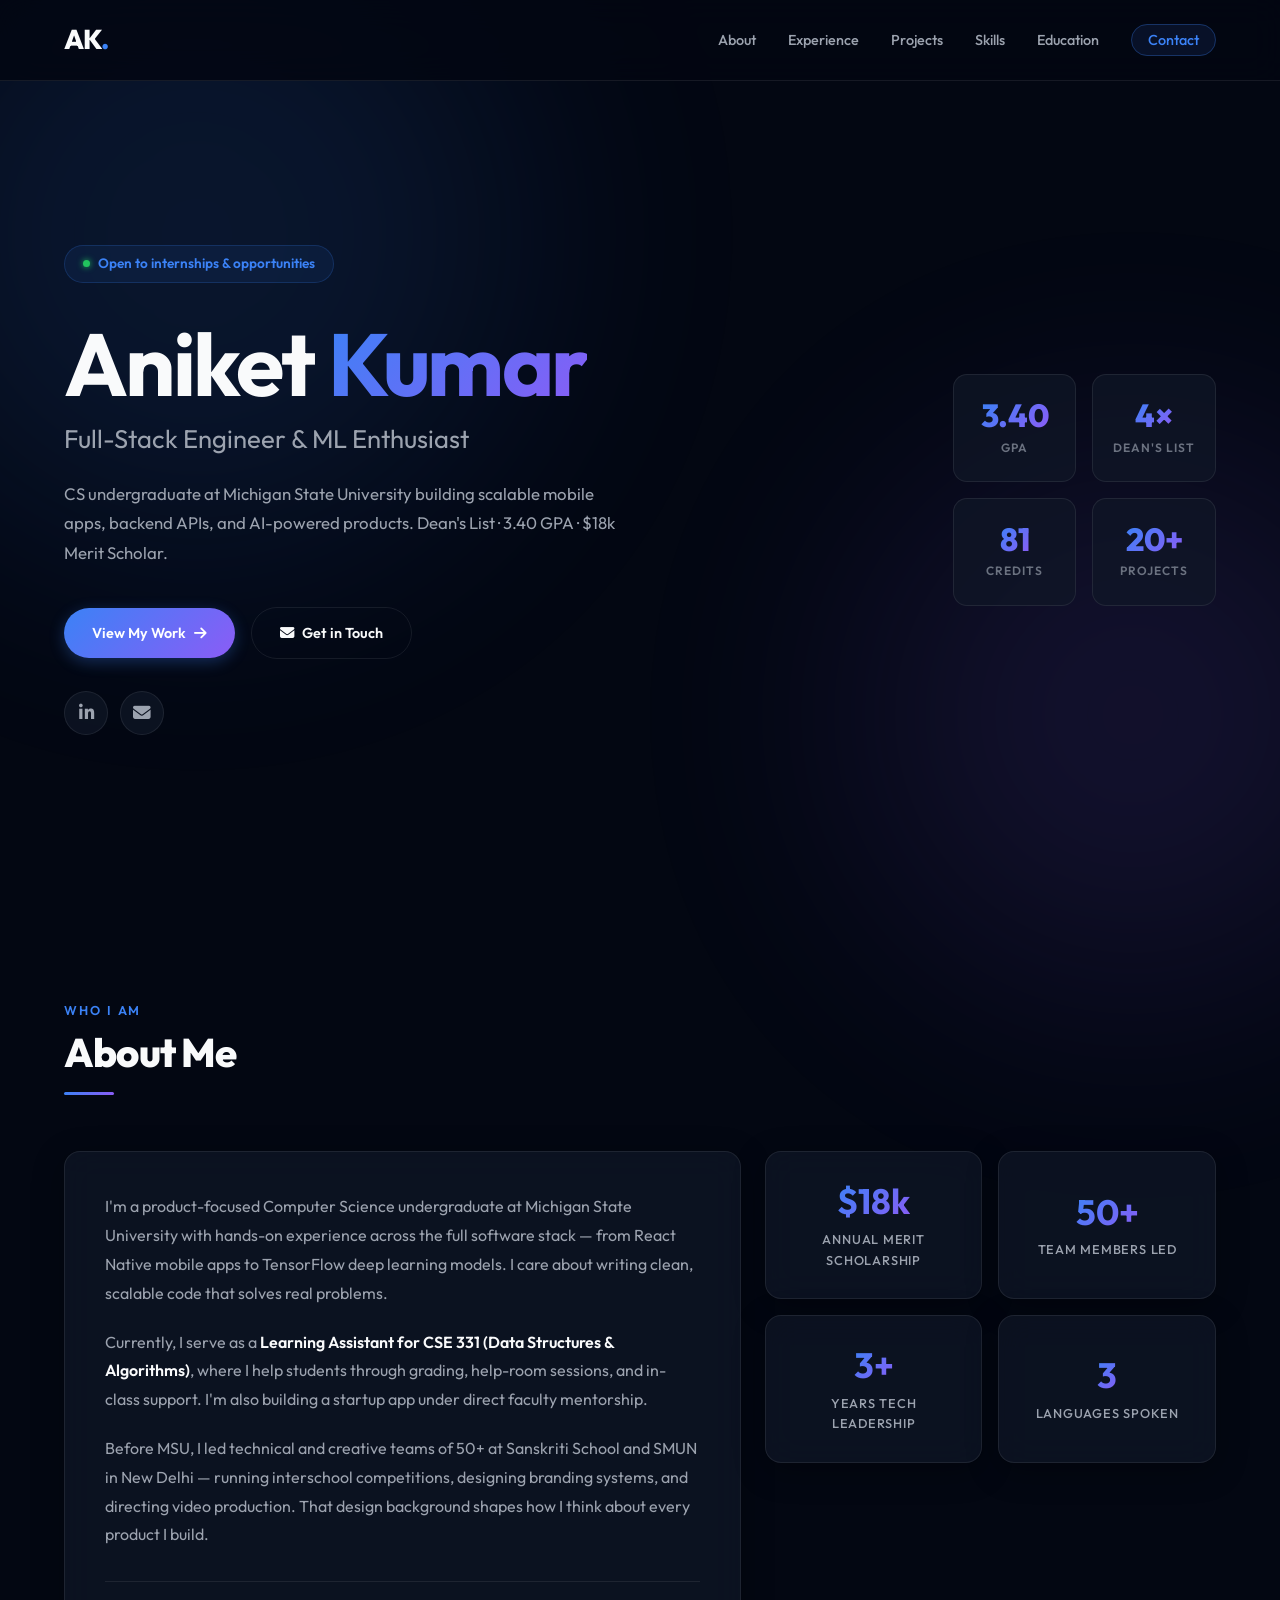
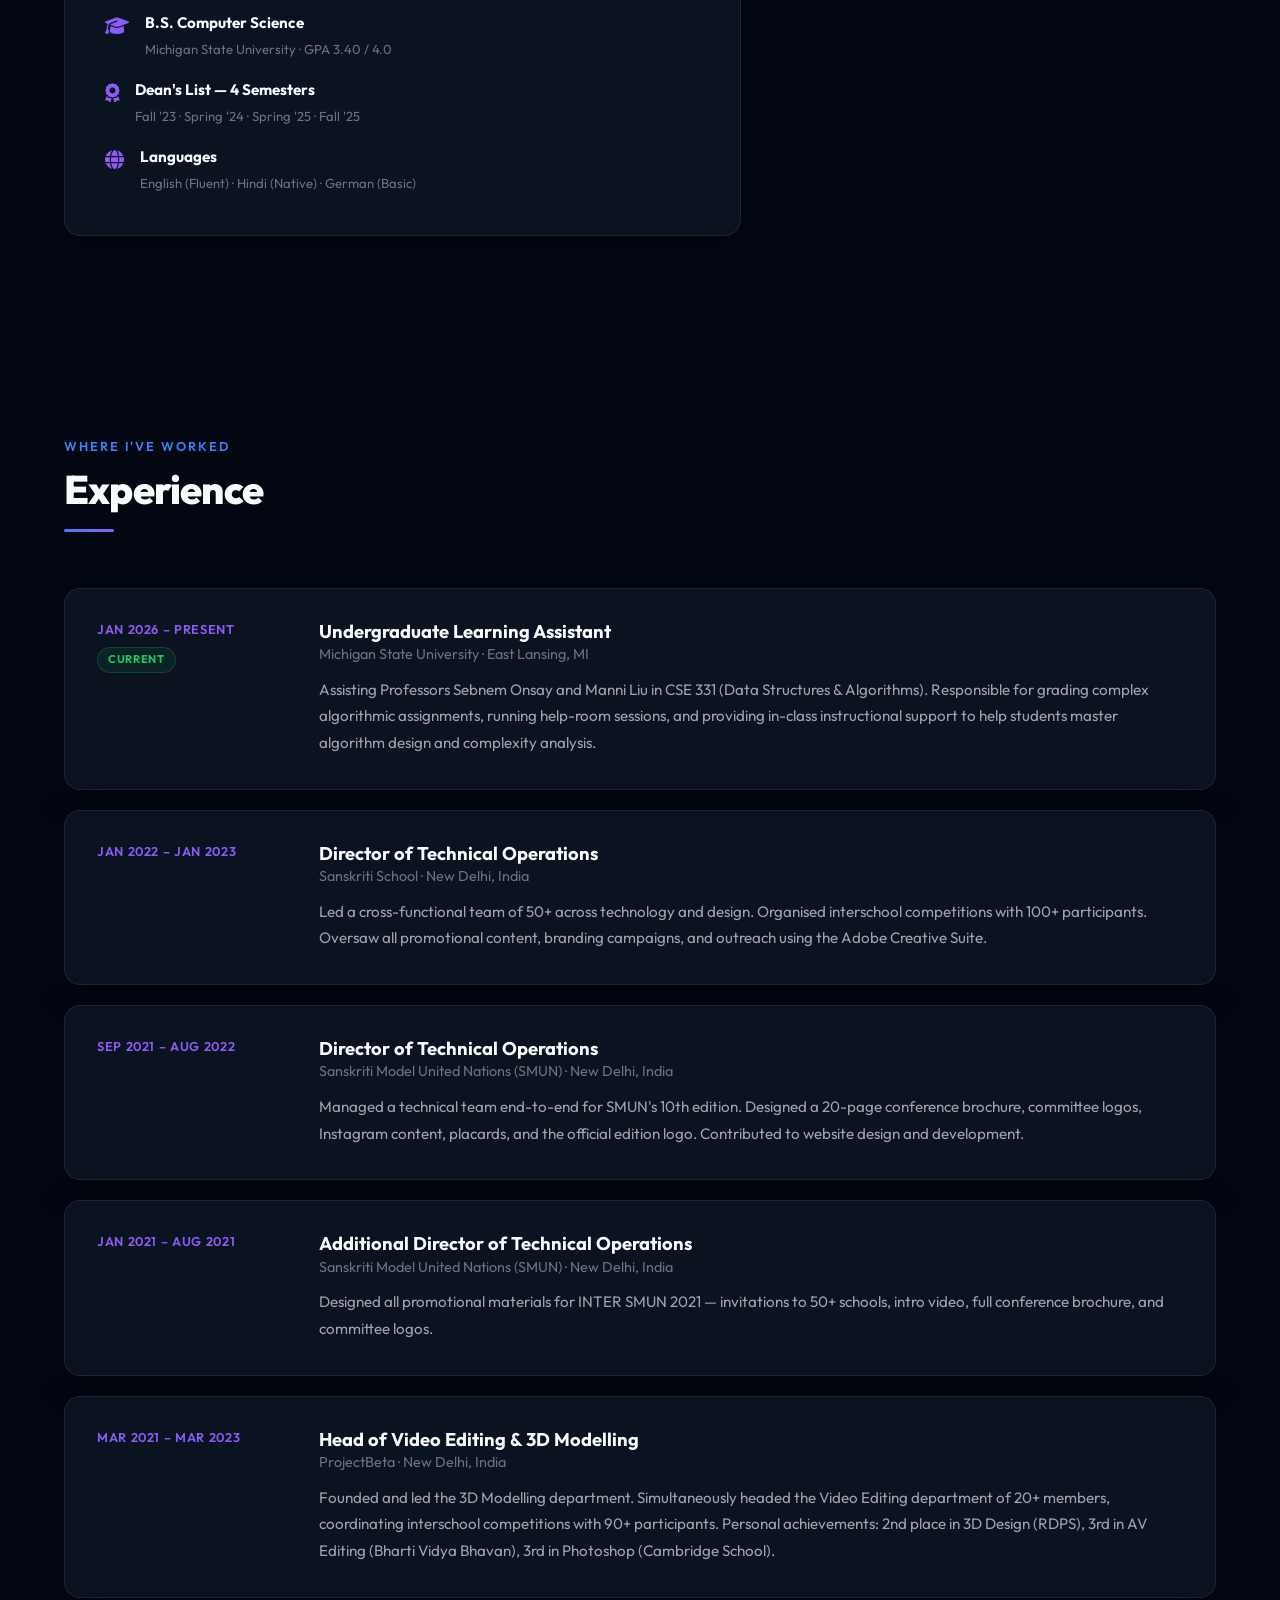
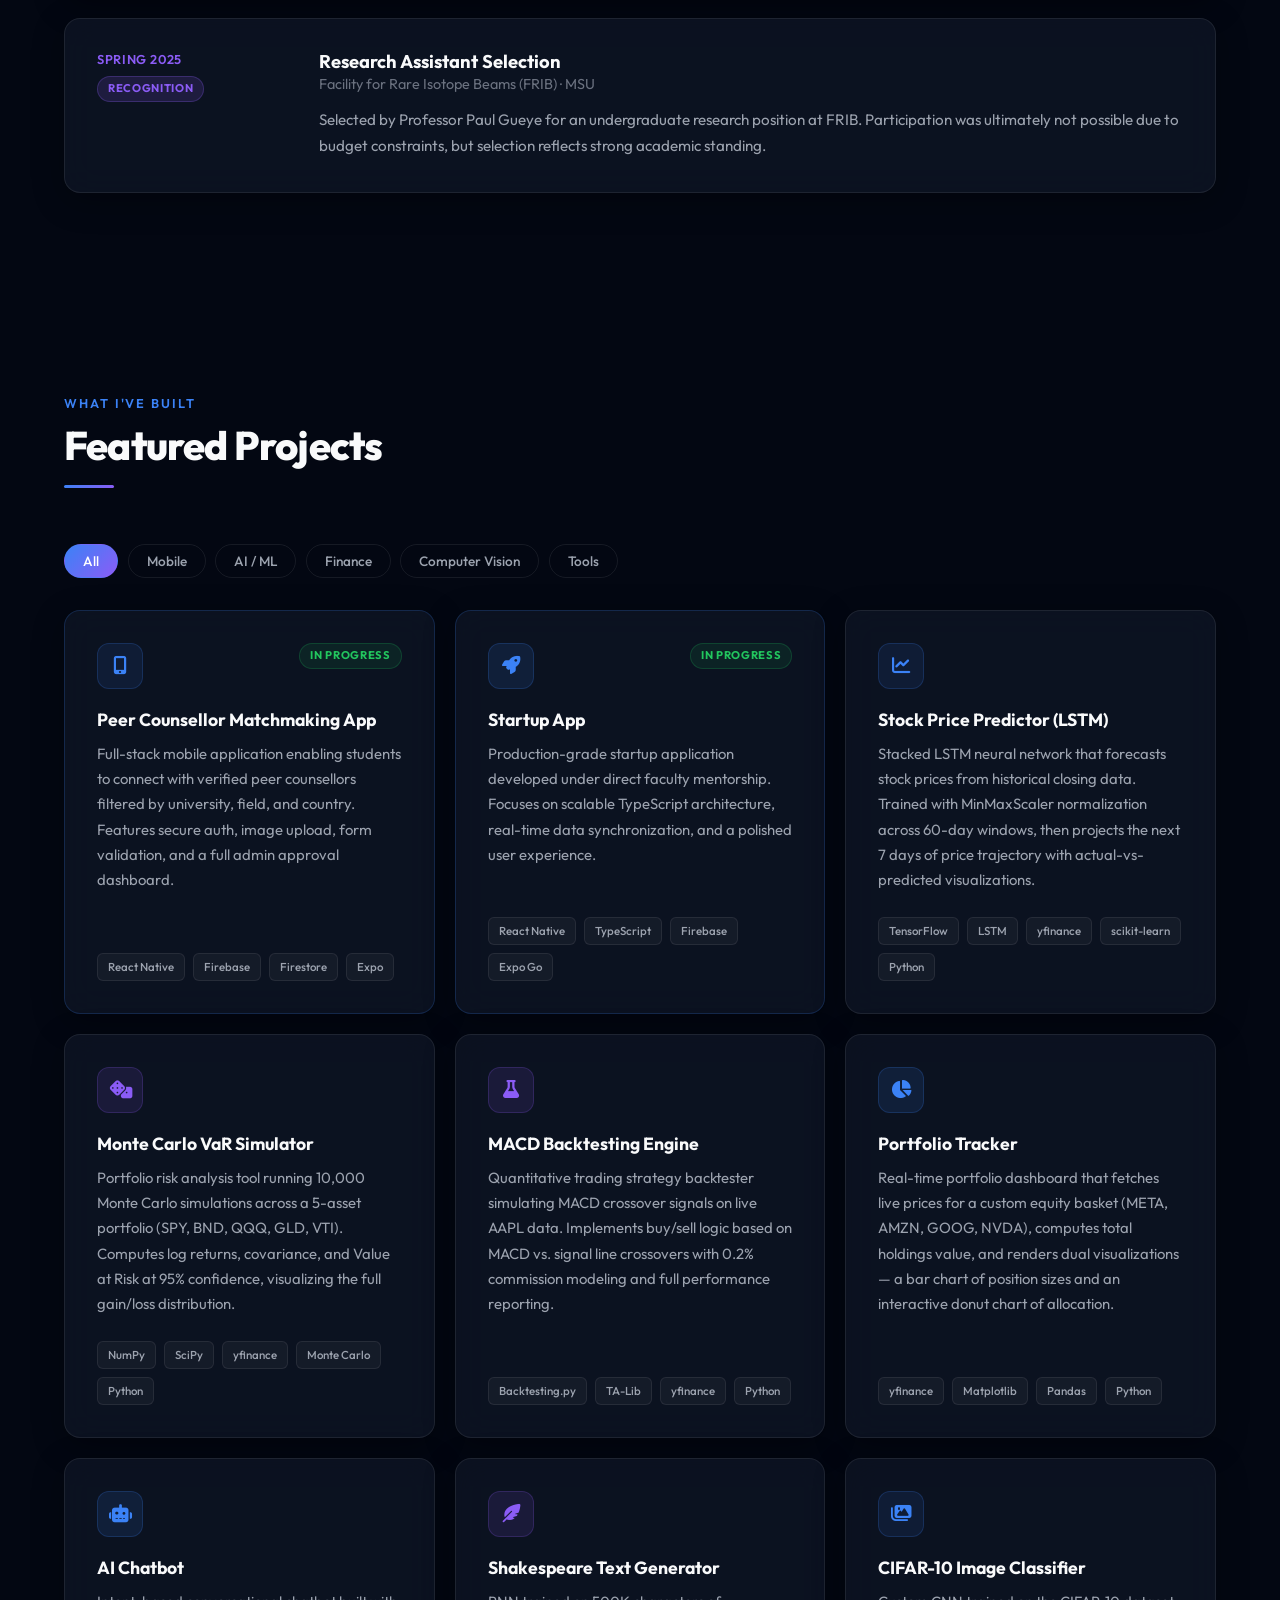
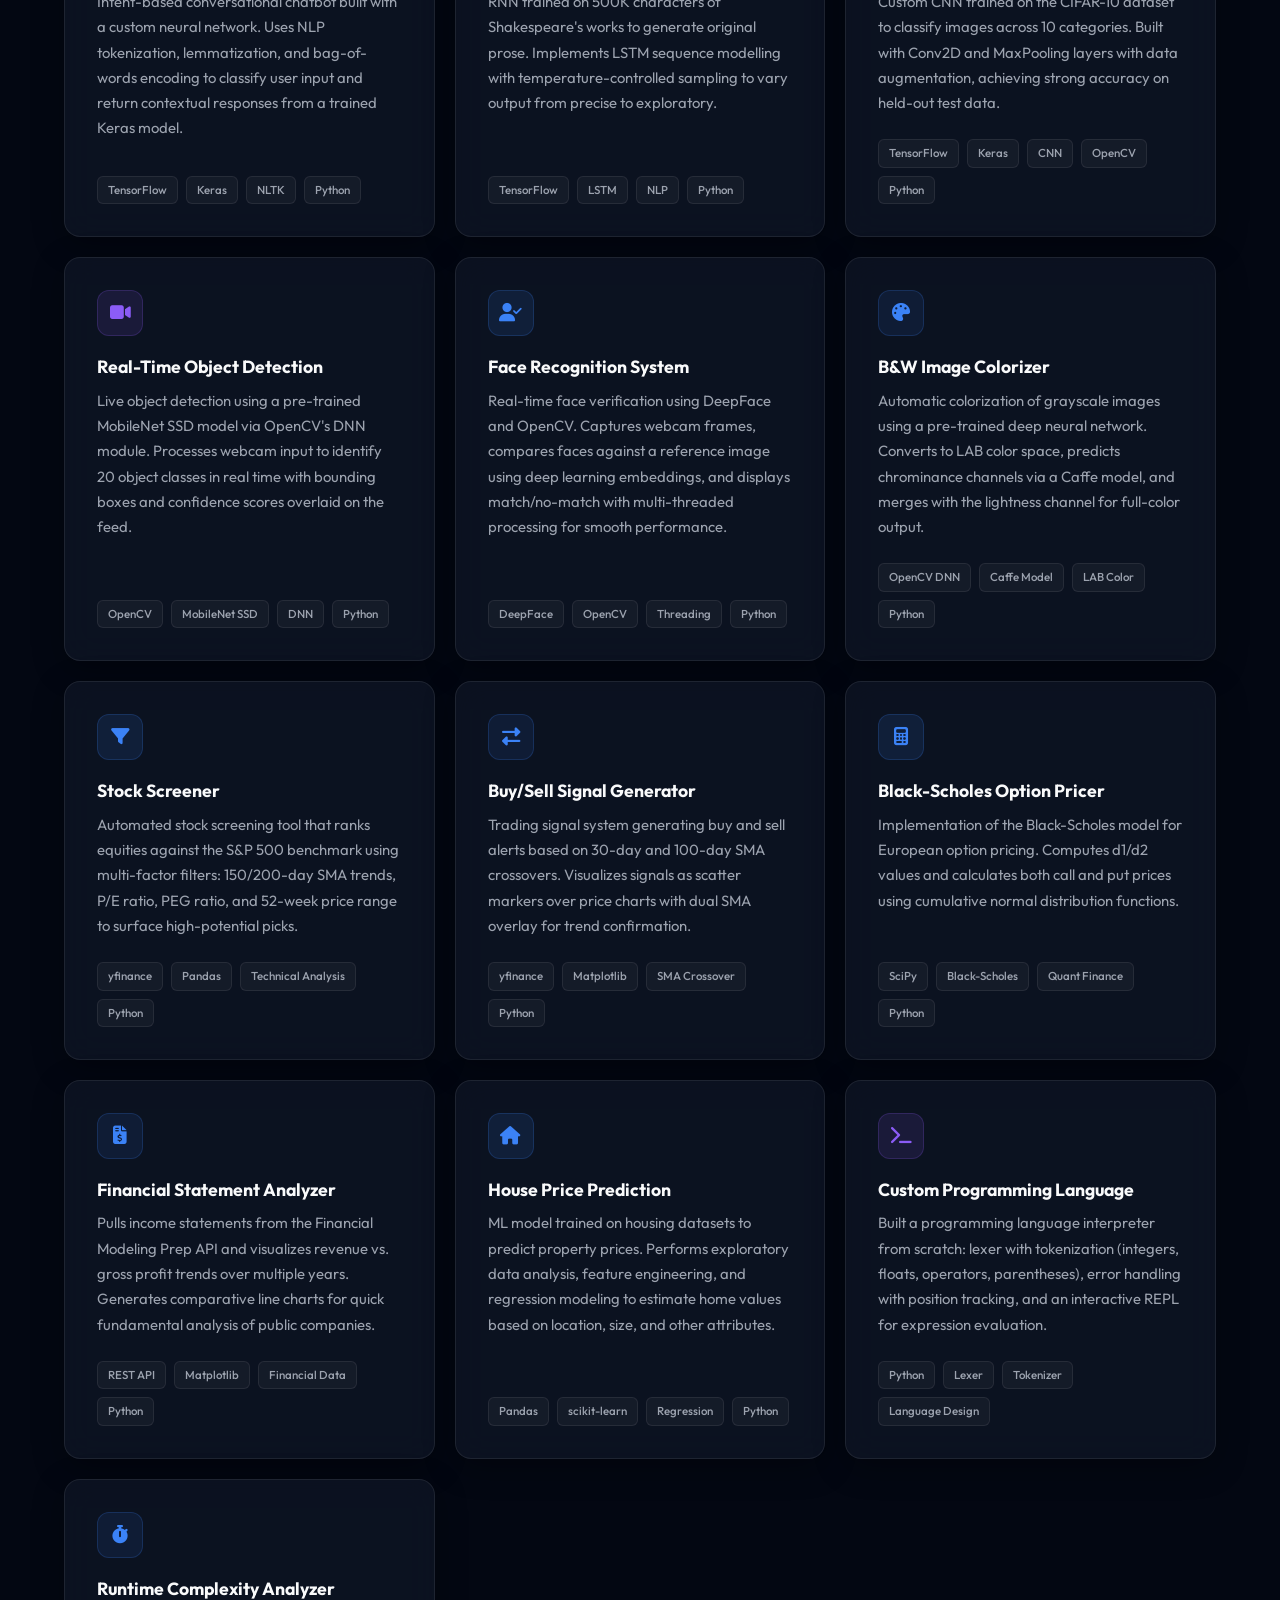
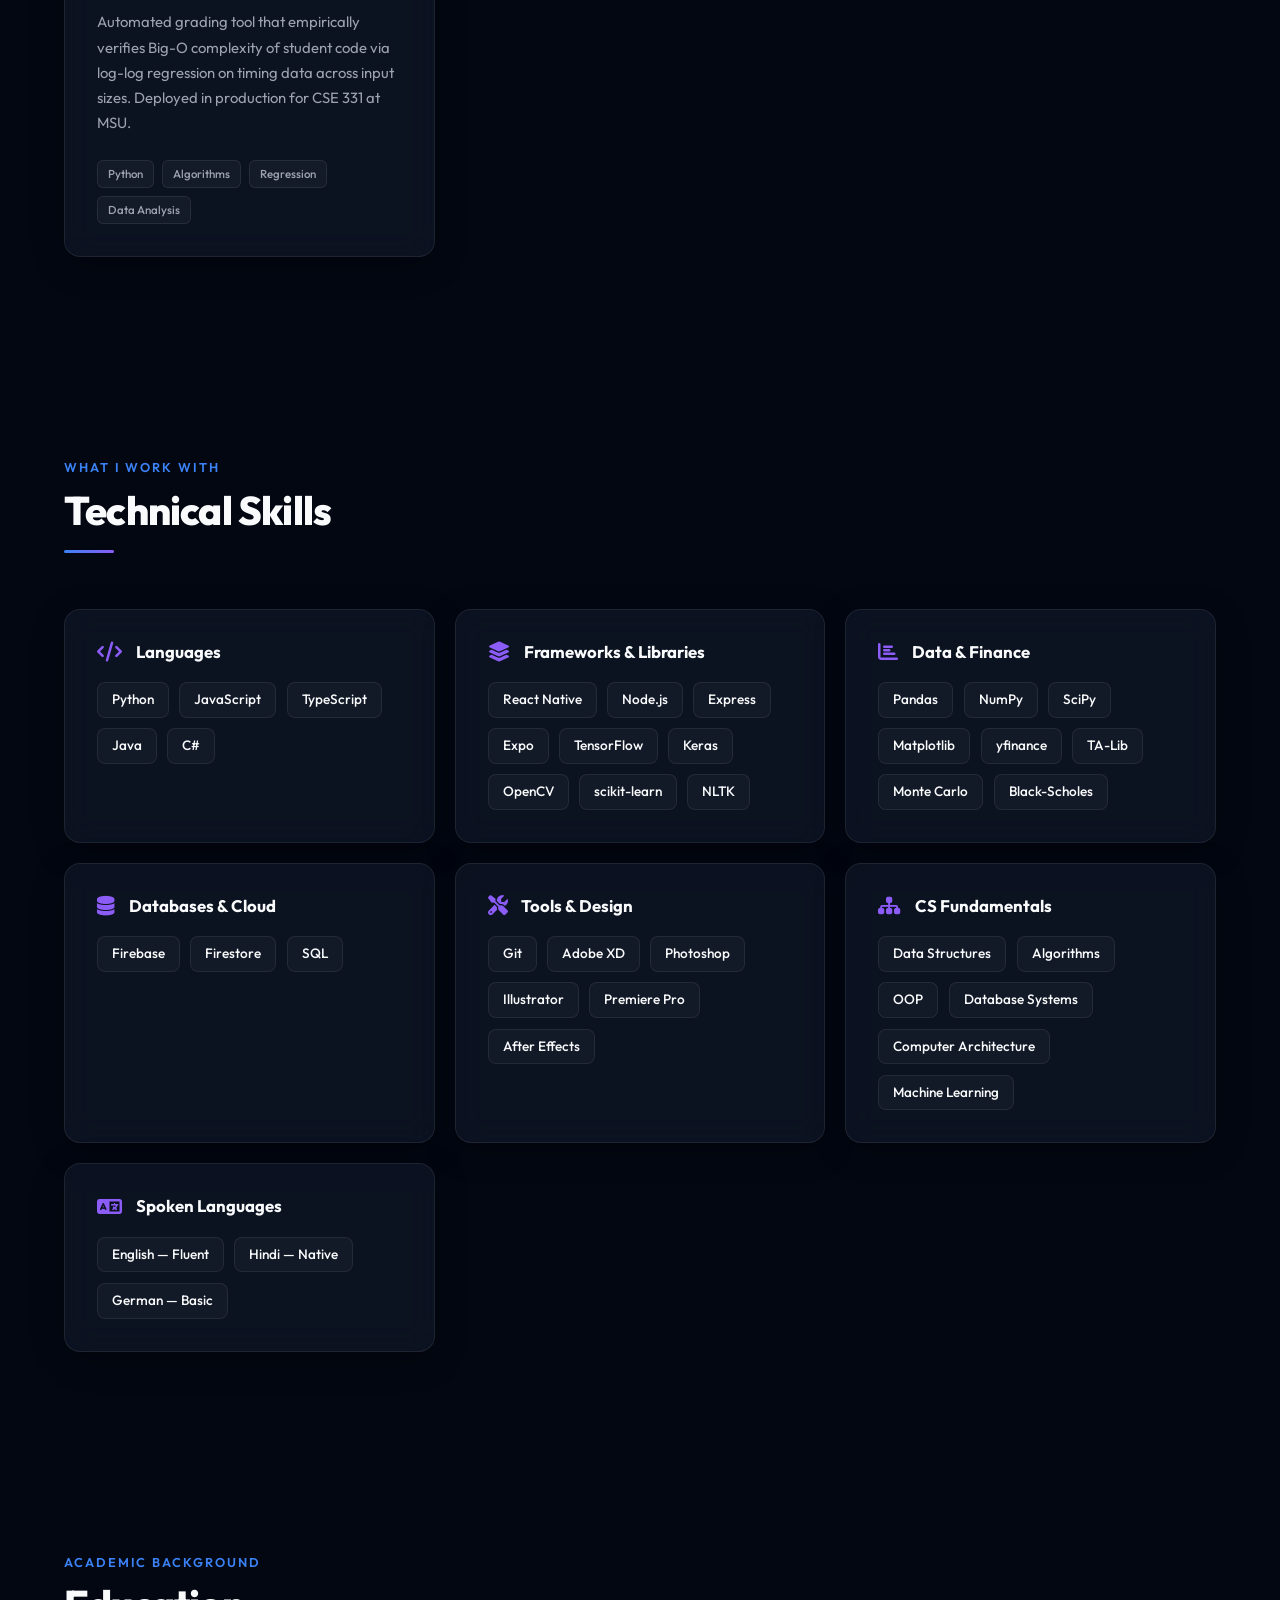
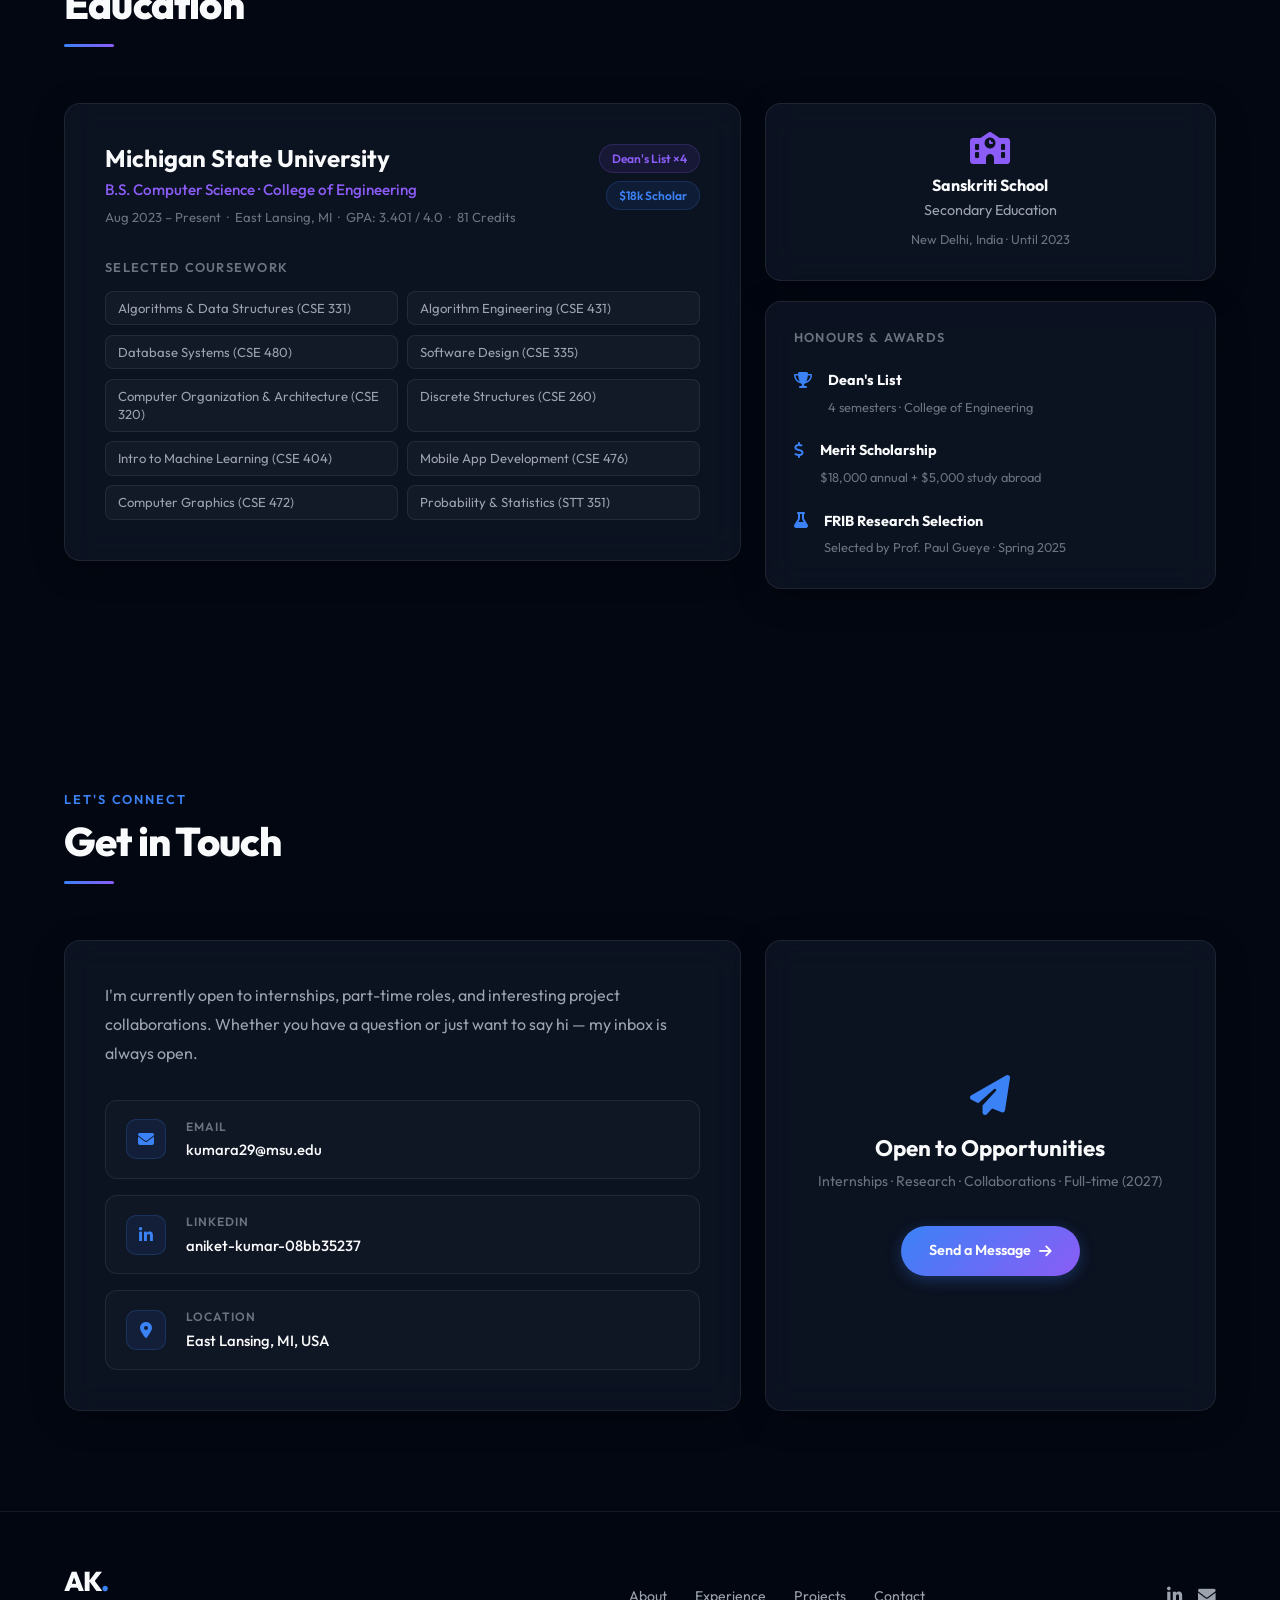
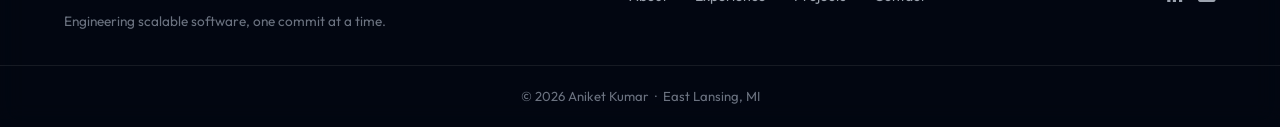
<file: index.html>
<!DOCTYPE html>
<html lang="en">

<head>
    <meta charset="UTF-8">
    <meta name="viewport" content="width=device-width, initial-scale=1.0">
    <title>Aniket Kumar | CS @ Michigan State</title>
    <link rel="preconnect" href="https://fonts.googleapis.com">
    <link rel="preconnect" href="https://fonts.gstatic.com" crossorigin>
    <link href="https://fonts.googleapis.com/css2?family=Outfit:wght@300;400;500;600;700;800&display=swap"
        rel="stylesheet">
    <link rel="stylesheet" href="https://cdnjs.cloudflare.com/ajax/libs/font-awesome/6.4.2/css/all.min.css">
    <link rel="stylesheet" href="style.css">
</head>

<body>
    <div class="bg-gradient-1"></div>
    <div class="bg-gradient-2"></div>

    <nav class="navbar">
        <div class="nav-container">
            <a href="#home" class="logo">AK<span>.</span></a>
            <ul class="nav-links">
                <li><a href="#about">About</a></li>
                <li><a href="#experience">Experience</a></li>
                <li><a href="#projects">Projects</a></li>
                <li><a href="#skills">Skills</a></li>
                <li><a href="#education">Education</a></li>
                <li><a href="#contact" class="nav-cta">Contact</a></li>
            </ul>
            <div class="hamburger">
                <div class="line1"></div>
                <div class="line2"></div>
                <div class="line3"></div>
            </div>
        </div>
    </nav>

    <main>
        <!-- HERO -->
        <section id="home" class="hero">
            <div class="container hero-container">
                <div class="hero-content reveal">
                    <div class="hero-badge"><span class="badge-dot"></span> Open to internships & opportunities</div>
                    <h1>Aniket <span class="gradient-text">Kumar</span></h1>
                    <h2>Full-Stack Engineer &amp; ML Enthusiast</h2>
                    <p>CS undergraduate at Michigan State University building scalable mobile apps, backend APIs, and
                        AI-powered products. Dean's List · 3.40 GPA · $18k Merit Scholar.</p>
                    <div class="cta-group">
                        <a href="#projects" class="btn btn-primary">View My Work <i class="fas fa-arrow-right"></i></a>
                        <a href="#contact" class="btn btn-outline"><i class="fas fa-envelope"></i> Get in Touch</a>
                    </div>
                    <div class="hero-socials">
                        <a href="https://linkedin.com/in/aniket-kumar-08bb35237" target="_blank"
                            aria-label="LinkedIn"><i class="fab fa-linkedin-in"></i></a>
                        <a href="mailto:kumara29@msu.edu" aria-label="Email"><i class="fas fa-envelope"></i></a>
                    </div>
                </div>
                <div class="hero-stats reveal">
                    <div class="hero-stat-card">
                        <span class="hero-stat-num gradient-text">3.40</span>
                        <span class="hero-stat-label">GPA</span>
                    </div>
                    <div class="hero-stat-card">
                        <span class="hero-stat-num gradient-text">4×</span>
                        <span class="hero-stat-label">Dean's List</span>
                    </div>
                    <div class="hero-stat-card">
                        <span class="hero-stat-num gradient-text">81</span>
                        <span class="hero-stat-label">Credits</span>
                    </div>
                    <div class="hero-stat-card">
                        <span class="hero-stat-num gradient-text">20+</span>
                        <span class="hero-stat-label">Projects</span>
                    </div>
                </div>
            </div>
        </section>

        <!-- ABOUT -->
        <section id="about" class="about">
            <div class="container reveal">
                <div class="section-header">
                    <p class="section-eyebrow">Who I Am</p>
                    <h2 class="section-title">About Me</h2>
                    <div class="title-line"></div>
                </div>
                <div class="about-grid">
                    <div class="about-text glass-panel">
                        <p>I'm a product-focused Computer Science undergraduate at Michigan State University with
                            hands-on experience across the full software stack — from React Native mobile apps to
                            TensorFlow deep learning models. I care about writing clean, scalable code that solves real
                            problems.</p>
                        <p>Currently, I serve as a <strong>Learning Assistant for CSE 331 (Data Structures &amp;
                                Algorithms)</strong>, where I help students through grading, help-room sessions, and
                            in-class support. I'm also building a startup app under direct faculty mentorship.</p>
                        <p>Before MSU, I led technical and creative teams of 50+ at Sanskriti School and SMUN in New
                            Delhi — running interschool competitions, designing branding systems, and directing video
                            production. That design background shapes how I think about every product I build.</p>
                        <div class="edu-highlights">
                            <div class="highlight-item">
                                <i class="fas fa-graduation-cap"></i>
                                <div>
                                    <h4>B.S. Computer Science</h4>
                                    <span>Michigan State University · GPA 3.40 / 4.0</span>
                                </div>
                            </div>
                            <div class="highlight-item">
                                <i class="fas fa-award"></i>
                                <div>
                                    <h4>Dean's List — 4 Semesters</h4>
                                    <span>Fall '23 · Spring '24 · Spring '25 · Fall '25</span>
                                </div>
                            </div>
                            <div class="highlight-item">
                                <i class="fas fa-globe"></i>
                                <div>
                                    <h4>Languages</h4>
                                    <span>English (Fluent) · Hindi (Native) · German (Basic)</span>
                                </div>
                            </div>
                        </div>
                    </div>
                    <div class="about-stats">
                        <div class="stat-card glass-panel">
                            <h3>$18k</h3>
                            <p>Annual Merit Scholarship</p>
                        </div>
                        <div class="stat-card glass-panel">
                            <h3>50+</h3>
                            <p>Team Members Led</p>
                        </div>
                        <div class="stat-card glass-panel">
                            <h3>3+</h3>
                            <p>Years Tech Leadership</p>
                        </div>
                        <div class="stat-card glass-panel">
                            <h3>3</h3>
                            <p>Languages Spoken</p>
                        </div>
                    </div>
                </div>
            </div>
        </section>

        <!-- EXPERIENCE -->
        <section id="experience" class="experience">
            <div class="container reveal">
                <div class="section-header">
                    <p class="section-eyebrow">Where I've Worked</p>
                    <h2 class="section-title">Experience</h2>
                    <div class="title-line"></div>
                </div>
                <div class="timeline">

                    <div class="timeline-item glass-panel">
                        <div class="timeline-left">
                            <div class="timeline-date">Jan 2026 – Present</div>
                            <div class="timeline-badge current">Current</div>
                        </div>
                        <div class="timeline-content">
                            <h3>Undergraduate Learning Assistant</h3>
                            <h4>Michigan State University · East Lansing, MI</h4>
                            <p>Assisting Professors Sebnem Onsay and Manni Liu in CSE 331 (Data Structures &amp;
                                Algorithms). Responsible for grading complex algorithmic assignments, running help-room
                                sessions, and providing in-class instructional support to help students master algorithm
                                design and complexity analysis.</p>
                        </div>
                    </div>

                    <div class="timeline-item glass-panel">
                        <div class="timeline-left">
                            <div class="timeline-date">Jan 2022 – Jan 2023</div>
                        </div>
                        <div class="timeline-content">
                            <h3>Director of Technical Operations</h3>
                            <h4>Sanskriti School · New Delhi, India</h4>
                            <p>Led a cross-functional team of 50+ across technology and design. Organised interschool
                                competitions with 100+ participants. Oversaw all promotional content, branding
                                campaigns, and outreach using the Adobe Creative Suite.</p>
                        </div>
                    </div>

                    <div class="timeline-item glass-panel">
                        <div class="timeline-left">
                            <div class="timeline-date">Sep 2021 – Aug 2022</div>
                        </div>
                        <div class="timeline-content">
                            <h3>Director of Technical Operations</h3>
                            <h4>Sanskriti Model United Nations (SMUN) · New Delhi, India</h4>
                            <p>Managed a technical team end-to-end for SMUN's 10th edition. Designed a 20-page
                                conference brochure, committee logos, Instagram content, placards, and the official
                                edition logo. Contributed to website design and development.</p>
                        </div>
                    </div>

                    <div class="timeline-item glass-panel">
                        <div class="timeline-left">
                            <div class="timeline-date">Jan 2021 – Aug 2021</div>
                        </div>
                        <div class="timeline-content">
                            <h3>Additional Director of Technical Operations</h3>
                            <h4>Sanskriti Model United Nations (SMUN) · New Delhi, India</h4>
                            <p>Designed all promotional materials for INTER SMUN 2021 — invitations to 50+ schools,
                                intro video, full conference brochure, and committee logos.</p>
                        </div>
                    </div>

                    <div class="timeline-item glass-panel">
                        <div class="timeline-left">
                            <div class="timeline-date">Mar 2021 – Mar 2023</div>
                        </div>
                        <div class="timeline-content">
                            <h3>Head of Video Editing &amp; 3D Modelling</h3>
                            <h4>ProjectBeta · New Delhi, India</h4>
                            <p>Founded and led the 3D Modelling department. Simultaneously headed the Video Editing
                                department of 20+ members, coordinating interschool competitions with 90+ participants.
                                Personal achievements: 2nd place in 3D Design (RDPS), 3rd in AV Editing (Bharti Vidya
                                Bhavan), 3rd in Photoshop (Cambridge School).</p>
                        </div>
                    </div>

                    <div class="timeline-item glass-panel">
                        <div class="timeline-left">
                            <div class="timeline-date">Spring 2025</div>
                            <div class="timeline-badge">Recognition</div>
                        </div>
                        <div class="timeline-content">
                            <h3>Research Assistant Selection</h3>
                            <h4>Facility for Rare Isotope Beams (FRIB) · MSU</h4>
                            <p>Selected by Professor Paul Gueye for an undergraduate research position at FRIB.
                                Participation was ultimately not possible due to budget constraints, but selection
                                reflects strong academic standing.</p>
                        </div>
                    </div>

                </div>
            </div>
        </section>

        <!-- PROJECTS -->
        <section id="projects" class="projects">
            <div class="container reveal">
                <div class="section-header">
                    <p class="section-eyebrow">What I've Built</p>
                    <h2 class="section-title">Featured Projects</h2>
                    <div class="title-line"></div>
                </div>

                <div class="project-filters" id="project-filters">
                    <button class="filter-btn active" data-filter="all">All</button>
                    <button class="filter-btn" data-filter="mobile">Mobile</button>
                    <button class="filter-btn" data-filter="ai-ml">AI / ML</button>
                    <button class="filter-btn" data-filter="finance">Finance</button>
                    <button class="filter-btn" data-filter="cv">Computer Vision</button>
                    <button class="filter-btn" data-filter="tools">Tools</button>
                </div>

                <div class="project-grid">

                    <div class="project-card glass-panel featured" data-category="mobile">
                        <div class="project-header">
                            <div class="project-icon"><i class="fas fa-mobile-alt"></i></div>
                            <span class="project-status live">In Progress</span>
                        </div>
                        <h3>Peer Counsellor Matchmaking App</h3>
                        <p>Full-stack mobile application enabling students to connect with verified peer counsellors
                            filtered by university, field, and country. Features secure auth, image upload, form
                            validation, and a full admin approval dashboard.</p>
                        <div class="tech-tags">
                            <span>React Native</span><span>Firebase</span><span>Firestore</span><span>Expo</span>
                        </div>
                    </div>

                    <div class="project-card glass-panel featured" data-category="mobile">
                        <div class="project-header">
                            <div class="project-icon blue"><i class="fas fa-rocket"></i></div>
                            <span class="project-status live">In Progress</span>
                        </div>
                        <h3>Startup App</h3>
                        <p>Production-grade startup application developed under direct faculty mentorship. Focuses on
                            scalable TypeScript architecture, real-time data synchronization, and a polished user
                            experience.</p>
                        <div class="tech-tags">
                            <span>React Native</span><span>TypeScript</span><span>Firebase</span><span>Expo Go</span>
                        </div>
                    </div>

                    <div class="project-card glass-panel" data-category="finance ai-ml">
                        <div class="project-header">
                            <div class="project-icon"><i class="fas fa-chart-line"></i></div>
                        </div>
                        <h3>Stock Price Predictor (LSTM)</h3>
                        <p>Stacked LSTM neural network that forecasts stock prices from historical closing data. Trained
                            with MinMaxScaler normalization across 60-day windows, then projects the next 7 days of
                            price trajectory with actual-vs-predicted visualizations.</p>
                        <div class="tech-tags">
                            <span>TensorFlow</span><span>LSTM</span><span>yfinance</span><span>scikit-learn</span><span>Python</span>
                        </div>
                    </div>

                    <div class="project-card glass-panel" data-category="finance">
                        <div class="project-header">
                            <div class="project-icon purple"><i class="fas fa-dice"></i></div>
                        </div>
                        <h3>Monte Carlo VaR Simulator</h3>
                        <p>Portfolio risk analysis tool running 10,000 Monte Carlo simulations across a 5-asset
                            portfolio (SPY, BND, QQQ, GLD, VTI). Computes log returns, covariance, and Value at Risk at
                            95% confidence, visualizing the full gain/loss distribution.</p>
                        <div class="tech-tags">
                            <span>NumPy</span><span>SciPy</span><span>yfinance</span><span>Monte
                                Carlo</span><span>Python</span>
                        </div>
                    </div>

                    <div class="project-card glass-panel" data-category="finance">
                        <div class="project-header">
                            <div class="project-icon purple"><i class="fas fa-flask"></i></div>
                        </div>
                        <h3>MACD Backtesting Engine</h3>
                        <p>Quantitative trading strategy backtester simulating MACD crossover signals on live AAPL data.
                            Implements buy/sell logic based on MACD vs. signal line crossovers with 0.2% commission
                            modeling and full performance reporting.</p>
                        <div class="tech-tags">
                            <span>Backtesting.py</span><span>TA-Lib</span><span>yfinance</span><span>Python</span>
                        </div>
                    </div>

                    <div class="project-card glass-panel" data-category="finance">
                        <div class="project-header">
                            <div class="project-icon blue"><i class="fas fa-chart-pie"></i></div>
                        </div>
                        <h3>Portfolio Tracker</h3>
                        <p>Real-time portfolio dashboard that fetches live prices for a custom equity basket (META,
                            AMZN, GOOG, NVDA), computes total holdings value, and renders dual visualizations — a bar
                            chart of position sizes and an interactive donut chart of allocation.</p>
                        <div class="tech-tags">
                            <span>yfinance</span><span>Matplotlib</span><span>Pandas</span><span>Python</span>
                        </div>
                    </div>

                    <div class="project-card glass-panel" data-category="ai-ml">
                        <div class="project-header">
                            <div class="project-icon blue"><i class="fas fa-robot"></i></div>
                        </div>
                        <h3>AI Chatbot</h3>
                        <p>Intent-based conversational chatbot built with a custom neural network. Uses NLP
                            tokenization, lemmatization, and bag-of-words encoding to classify user input and return
                            contextual responses from a trained Keras model.</p>
                        <div class="tech-tags">
                            <span>TensorFlow</span><span>Keras</span><span>NLTK</span><span>Python</span>
                        </div>
                    </div>

                    <div class="project-card glass-panel" data-category="ai-ml">
                        <div class="project-header">
                            <div class="project-icon purple"><i class="fas fa-feather-alt"></i></div>
                        </div>
                        <h3>Shakespeare Text Generator</h3>
                        <p>RNN trained on 500K characters of Shakespeare's works to generate original prose. Implements
                            LSTM sequence modelling with temperature-controlled sampling to vary output from precise to
                            exploratory.</p>
                        <div class="tech-tags">
                            <span>TensorFlow</span><span>LSTM</span><span>NLP</span><span>Python</span>
                        </div>
                    </div>

                    <div class="project-card glass-panel" data-category="ai-ml cv">
                        <div class="project-header">
                            <div class="project-icon"><i class="fas fa-images"></i></div>
                        </div>
                        <h3>CIFAR-10 Image Classifier</h3>
                        <p>Custom CNN trained on the CIFAR-10 dataset to classify images across 10 categories. Built
                            with Conv2D and MaxPooling layers with data augmentation, achieving strong accuracy on
                            held-out test data.</p>
                        <div class="tech-tags">
                            <span>TensorFlow</span><span>Keras</span><span>CNN</span><span>OpenCV</span><span>Python</span>
                        </div>
                    </div>

                    <div class="project-card glass-panel" data-category="cv">
                        <div class="project-header">
                            <div class="project-icon purple"><i class="fas fa-video"></i></div>
                        </div>
                        <h3>Real-Time Object Detection</h3>
                        <p>Live object detection using a pre-trained MobileNet SSD model via OpenCV's DNN module.
                            Processes webcam input to identify 20 object classes in real time with bounding boxes and
                            confidence scores overlaid on the feed.</p>
                        <div class="tech-tags">
                            <span>OpenCV</span><span>MobileNet SSD</span><span>DNN</span><span>Python</span>
                        </div>
                    </div>

                    <div class="project-card glass-panel" data-category="cv">
                        <div class="project-header">
                            <div class="project-icon blue"><i class="fas fa-user-check"></i></div>
                        </div>
                        <h3>Face Recognition System</h3>
                        <p>Real-time face verification using DeepFace and OpenCV. Captures webcam frames, compares faces
                            against a reference image using deep learning embeddings, and displays match/no-match with
                            multi-threaded processing for smooth performance.</p>
                        <div class="tech-tags">
                            <span>DeepFace</span><span>OpenCV</span><span>Threading</span><span>Python</span>
                        </div>
                    </div>

                    <div class="project-card glass-panel" data-category="cv">
                        <div class="project-header">
                            <div class="project-icon"><i class="fas fa-palette"></i></div>
                        </div>
                        <h3>B&W Image Colorizer</h3>
                        <p>Automatic colorization of grayscale images using a pre-trained deep neural network. Converts
                            to LAB color space, predicts chrominance channels via a Caffe model, and merges with the
                            lightness channel for full-color output.</p>
                        <div class="tech-tags">
                            <span>OpenCV DNN</span><span>Caffe Model</span><span>LAB Color</span><span>Python</span>
                        </div>
                    </div>

                    <div class="project-card glass-panel" data-category="finance">
                        <div class="project-header">
                            <div class="project-icon blue"><i class="fas fa-filter"></i></div>
                        </div>
                        <h3>Stock Screener</h3>
                        <p>Automated stock screening tool that ranks equities against the S&amp;P 500 benchmark using
                            multi-factor filters: 150/200-day SMA trends, P/E ratio, PEG ratio, and 52-week price range
                            to surface high-potential picks.</p>
                        <div class="tech-tags">
                            <span>yfinance</span><span>Pandas</span><span>Technical Analysis</span><span>Python</span>
                        </div>
                    </div>

                    <div class="project-card glass-panel" data-category="finance">
                        <div class="project-header">
                            <div class="project-icon"><i class="fas fa-exchange-alt"></i></div>
                        </div>
                        <h3>Buy/Sell Signal Generator</h3>
                        <p>Trading signal system generating buy and sell alerts based on 30-day and 100-day SMA
                            crossovers. Visualizes signals as scatter markers over price charts with dual SMA overlay
                            for trend confirmation.</p>
                        <div class="tech-tags">
                            <span>yfinance</span><span>Matplotlib</span><span>SMA Crossover</span><span>Python</span>
                        </div>
                    </div>

                    <div class="project-card glass-panel" data-category="finance">
                        <div class="project-header">
                            <div class="project-icon blue"><i class="fas fa-calculator"></i></div>
                        </div>
                        <h3>Black-Scholes Option Pricer</h3>
                        <p>Implementation of the Black-Scholes model for European option pricing. Computes d1/d2 values
                            and calculates both call and put prices using cumulative normal distribution functions.</p>
                        <div class="tech-tags">
                            <span>SciPy</span><span>Black-Scholes</span><span>Quant Finance</span><span>Python</span>
                        </div>
                    </div>

                    <div class="project-card glass-panel" data-category="finance">
                        <div class="project-header">
                            <div class="project-icon"><i class="fas fa-file-invoice-dollar"></i></div>
                        </div>
                        <h3>Financial Statement Analyzer</h3>
                        <p>Pulls income statements from the Financial Modeling Prep API and visualizes revenue vs. gross
                            profit trends over multiple years. Generates comparative line charts for quick fundamental
                            analysis of public companies.</p>
                        <div class="tech-tags">
                            <span>REST API</span><span>Matplotlib</span><span>Financial Data</span><span>Python</span>
                        </div>
                    </div>

                    <div class="project-card glass-panel" data-category="ai-ml">
                        <div class="project-header">
                            <div class="project-icon blue"><i class="fas fa-home"></i></div>
                        </div>
                        <h3>House Price Prediction</h3>
                        <p>ML model trained on housing datasets to predict property prices. Performs exploratory data
                            analysis, feature engineering, and regression modeling to estimate home values based on
                            location, size, and other attributes.</p>
                        <div class="tech-tags">
                            <span>Pandas</span><span>scikit-learn</span><span>Regression</span><span>Python</span>
                        </div>
                    </div>

                    <div class="project-card glass-panel" data-category="tools">
                        <div class="project-header">
                            <div class="project-icon purple"><i class="fas fa-terminal"></i></div>
                        </div>
                        <h3>Custom Programming Language</h3>
                        <p>Built a programming language interpreter from scratch: lexer with tokenization (integers,
                            floats, operators, parentheses), error handling with position tracking, and an interactive
                            REPL for expression evaluation.</p>
                        <div class="tech-tags">
                            <span>Python</span><span>Lexer</span><span>Tokenizer</span><span>Language Design</span>
                        </div>
                    </div>

                    <div class="project-card glass-panel" data-category="tools">
                        <div class="project-header">
                            <div class="project-icon"><i class="fas fa-stopwatch"></i></div>
                        </div>
                        <h3>Runtime Complexity Analyzer</h3>
                        <p>Automated grading tool that empirically verifies Big-O complexity of student code via log-log
                            regression on timing data across input sizes. Deployed in production for CSE 331 at MSU.</p>
                        <div class="tech-tags">
                            <span>Python</span><span>Algorithms</span><span>Regression</span><span>Data Analysis</span>
                        </div>
                    </div>

                </div>
            </div>
        </section>

        <!-- SKILLS -->
        <section id="skills" class="skills">
            <div class="container reveal">
                <div class="section-header">
                    <p class="section-eyebrow">What I Work With</p>
                    <h2 class="section-title">Technical Skills</h2>
                    <div class="title-line"></div>
                </div>
                <div class="skills-wrapper">
                    <div class="skill-group glass-panel">
                        <div class="skill-header">
                            <i class="fas fa-code"></i>
                            <h3>Languages</h3>
                        </div>
                        <div class="skill-tags">
                            <span>Python</span><span>JavaScript</span><span>TypeScript</span><span>Java</span><span>C#</span>
                        </div>
                    </div>
                    <div class="skill-group glass-panel">
                        <div class="skill-header">
                            <i class="fas fa-layer-group"></i>
                            <h3>Frameworks &amp; Libraries</h3>
                        </div>
                        <div class="skill-tags">
                            <span>React
                                Native</span><span>Node.js</span><span>Express</span><span>Expo</span><span>TensorFlow</span><span>Keras</span><span>OpenCV</span><span>scikit-learn</span><span>NLTK</span>
                        </div>
                    </div>
                    <div class="skill-group glass-panel">
                        <div class="skill-header">
                            <i class="fas fa-chart-bar"></i>
                            <h3>Data &amp; Finance</h3>
                        </div>
                        <div class="skill-tags">
                            <span>Pandas</span><span>NumPy</span><span>SciPy</span><span>Matplotlib</span><span>yfinance</span><span>TA-Lib</span><span>Monte
                                Carlo</span><span>Black-Scholes</span>
                        </div>
                    </div>
                    <div class="skill-group glass-panel">
                        <div class="skill-header">
                            <i class="fas fa-database"></i>
                            <h3>Databases &amp; Cloud</h3>
                        </div>
                        <div class="skill-tags">
                            <span>Firebase</span><span>Firestore</span><span>SQL</span>
                        </div>
                    </div>
                    <div class="skill-group glass-panel">
                        <div class="skill-header">
                            <i class="fas fa-tools"></i>
                            <h3>Tools &amp; Design</h3>
                        </div>
                        <div class="skill-tags">
                            <span>Git</span><span>Adobe
                                XD</span><span>Photoshop</span><span>Illustrator</span><span>Premiere
                                Pro</span><span>After Effects</span>
                        </div>
                    </div>
                    <div class="skill-group glass-panel">
                        <div class="skill-header">
                            <i class="fas fa-sitemap"></i>
                            <h3>CS Fundamentals</h3>
                        </div>
                        <div class="skill-tags">
                            <span>Data Structures</span><span>Algorithms</span><span>OOP</span><span>Database
                                Systems</span><span>Computer Architecture</span><span>Machine Learning</span>
                        </div>
                    </div>
                    <div class="skill-group glass-panel">
                        <div class="skill-header">
                            <i class="fas fa-language"></i>
                            <h3>Spoken Languages</h3>
                        </div>
                        <div class="skill-tags">
                            <span>English — Fluent</span><span>Hindi — Native</span><span>German — Basic</span>
                        </div>
                    </div>
                </div>
            </div>
        </section>

        <!-- EDUCATION -->
        <section id="education" class="education">
            <div class="container reveal">
                <div class="section-header">
                    <p class="section-eyebrow">Academic Background</p>
                    <h2 class="section-title">Education</h2>
                    <div class="title-line"></div>
                </div>
                <div class="edu-grid">
                    <div class="edu-main glass-panel">
                        <div class="edu-header">
                            <div>
                                <h3>Michigan State University</h3>
                                <p class="edu-degree">B.S. Computer Science · College of Engineering</p>
                                <p class="edu-meta">Aug 2023 – Present &nbsp;·&nbsp; East Lansing, MI &nbsp;·&nbsp; GPA:
                                    3.401 / 4.0 &nbsp;·&nbsp; 81 Credits</p>
                            </div>
                            <div class="edu-badges">
                                <span class="edu-badge">Dean's List ×4</span>
                                <span class="edu-badge highlight">$18k Scholar</span>
                            </div>
                        </div>
                        <div class="coursework">
                            <h4>Selected Coursework</h4>
                            <div class="course-grid">
                                <span>Algorithms &amp; Data Structures (CSE 331)</span>
                                <span>Algorithm Engineering (CSE 431)</span>
                                <span>Database Systems (CSE 480)</span>
                                <span>Software Design (CSE 335)</span>
                                <span>Computer Organization &amp; Architecture (CSE 320)</span>
                                <span>Discrete Structures (CSE 260)</span>
                                <span>Intro to Machine Learning (CSE 404)</span>
                                <span>Mobile App Development (CSE 476)</span>
                                <span>Computer Graphics (CSE 472)</span>
                                <span>Probability &amp; Statistics (STT 351)</span>
                            </div>
                        </div>
                    </div>
                    <div class="edu-side">
                        <div class="edu-secondary glass-panel">
                            <i class="fas fa-school"></i>
                            <h4>Sanskriti School</h4>
                            <p>Secondary Education</p>
                            <span>New Delhi, India · Until 2023</span>
                        </div>
                        <div class="honors-list glass-panel">
                            <h4>Honours &amp; Awards</h4>
                            <div class="honor-item">
                                <i class="fas fa-trophy"></i>
                                <div>
                                    <strong>Dean's List</strong>
                                    <span>4 semesters · College of Engineering</span>
                                </div>
                            </div>
                            <div class="honor-item">
                                <i class="fas fa-dollar-sign"></i>
                                <div>
                                    <strong>Merit Scholarship</strong>
                                    <span>$18,000 annual + $5,000 study abroad</span>
                                </div>
                            </div>
                            <div class="honor-item">
                                <i class="fas fa-flask"></i>
                                <div>
                                    <strong>FRIB Research Selection</strong>
                                    <span>Selected by Prof. Paul Gueye · Spring 2025</span>
                                </div>
                            </div>
                        </div>
                    </div>
                </div>
            </div>
        </section>

        <!-- CONTACT -->
        <section id="contact" class="contact">
            <div class="container reveal">
                <div class="section-header">
                    <p class="section-eyebrow">Let's Connect</p>
                    <h2 class="section-title">Get in Touch</h2>
                    <div class="title-line"></div>
                </div>
                <div class="contact-grid">
                    <div class="contact-info glass-panel">
                        <p class="contact-intro">I'm currently open to internships, part-time roles, and interesting
                            project collaborations. Whether you have a question or just want to say hi — my inbox is
                            always open.</p>
                        <div class="contact-items">
                            <a href="mailto:kumara29@msu.edu" class="contact-item">
                                <div class="contact-icon"><i class="fas fa-envelope"></i></div>
                                <div>
                                    <span class="contact-label">Email</span>
                                    <span class="contact-value">kumara29@msu.edu</span>
                                </div>
                            </a>
                            <a href="https://linkedin.com/in/aniket-kumar-08bb35237" target="_blank"
                                class="contact-item">
                                <div class="contact-icon"><i class="fab fa-linkedin-in"></i></div>
                                <div>
                                    <span class="contact-label">LinkedIn</span>
                                    <span class="contact-value">aniket-kumar-08bb35237</span>
                                </div>
                            </a>
                            <div class="contact-item no-link">
                                <div class="contact-icon"><i class="fas fa-map-marker-alt"></i></div>
                                <div>
                                    <span class="contact-label">Location</span>
                                    <span class="contact-value">East Lansing, MI, USA</span>
                                </div>
                            </div>
                        </div>
                    </div>
                    <div class="contact-cta glass-panel">
                        <div class="cta-inner">
                            <i class="fas fa-paper-plane cta-icon"></i>
                            <h3>Open to Opportunities</h3>
                            <p>Internships · Research · Collaborations · Full-time (2027)</p>
                            <a href="mailto:kumara29@msu.edu" class="btn btn-primary" style="margin-top:2rem;">
                                Send a Message <i class="fas fa-arrow-right"></i>
                            </a>
                        </div>
                    </div>
                </div>
            </div>
        </section>
    </main>

    <footer>
        <div class="footer-content">
            <div class="footer-brand">
                <a href="#home" class="logo">AK<span>.</span></a>
                <p>Engineering scalable software, one commit at a time.</p>
            </div>
            <div class="footer-links">
                <a href="#about">About</a>
                <a href="#experience">Experience</a>
                <a href="#projects">Projects</a>
                <a href="#contact">Contact</a>
            </div>
            <div class="footer-social">
                <a href="https://linkedin.com/in/aniket-kumar-08bb35237" target="_blank" aria-label="LinkedIn"><i
                        class="fab fa-linkedin-in"></i></a>
                <a href="mailto:kumara29@msu.edu" aria-label="Email"><i class="fas fa-envelope"></i></a>
            </div>
        </div>
        <div class="footer-bottom">
            <p>&copy; 2026 Aniket Kumar &nbsp;·&nbsp; East Lansing, MI</p>
        </div>
    </footer>

    <script src="script.js"></script>
</body>

</html>
</file>
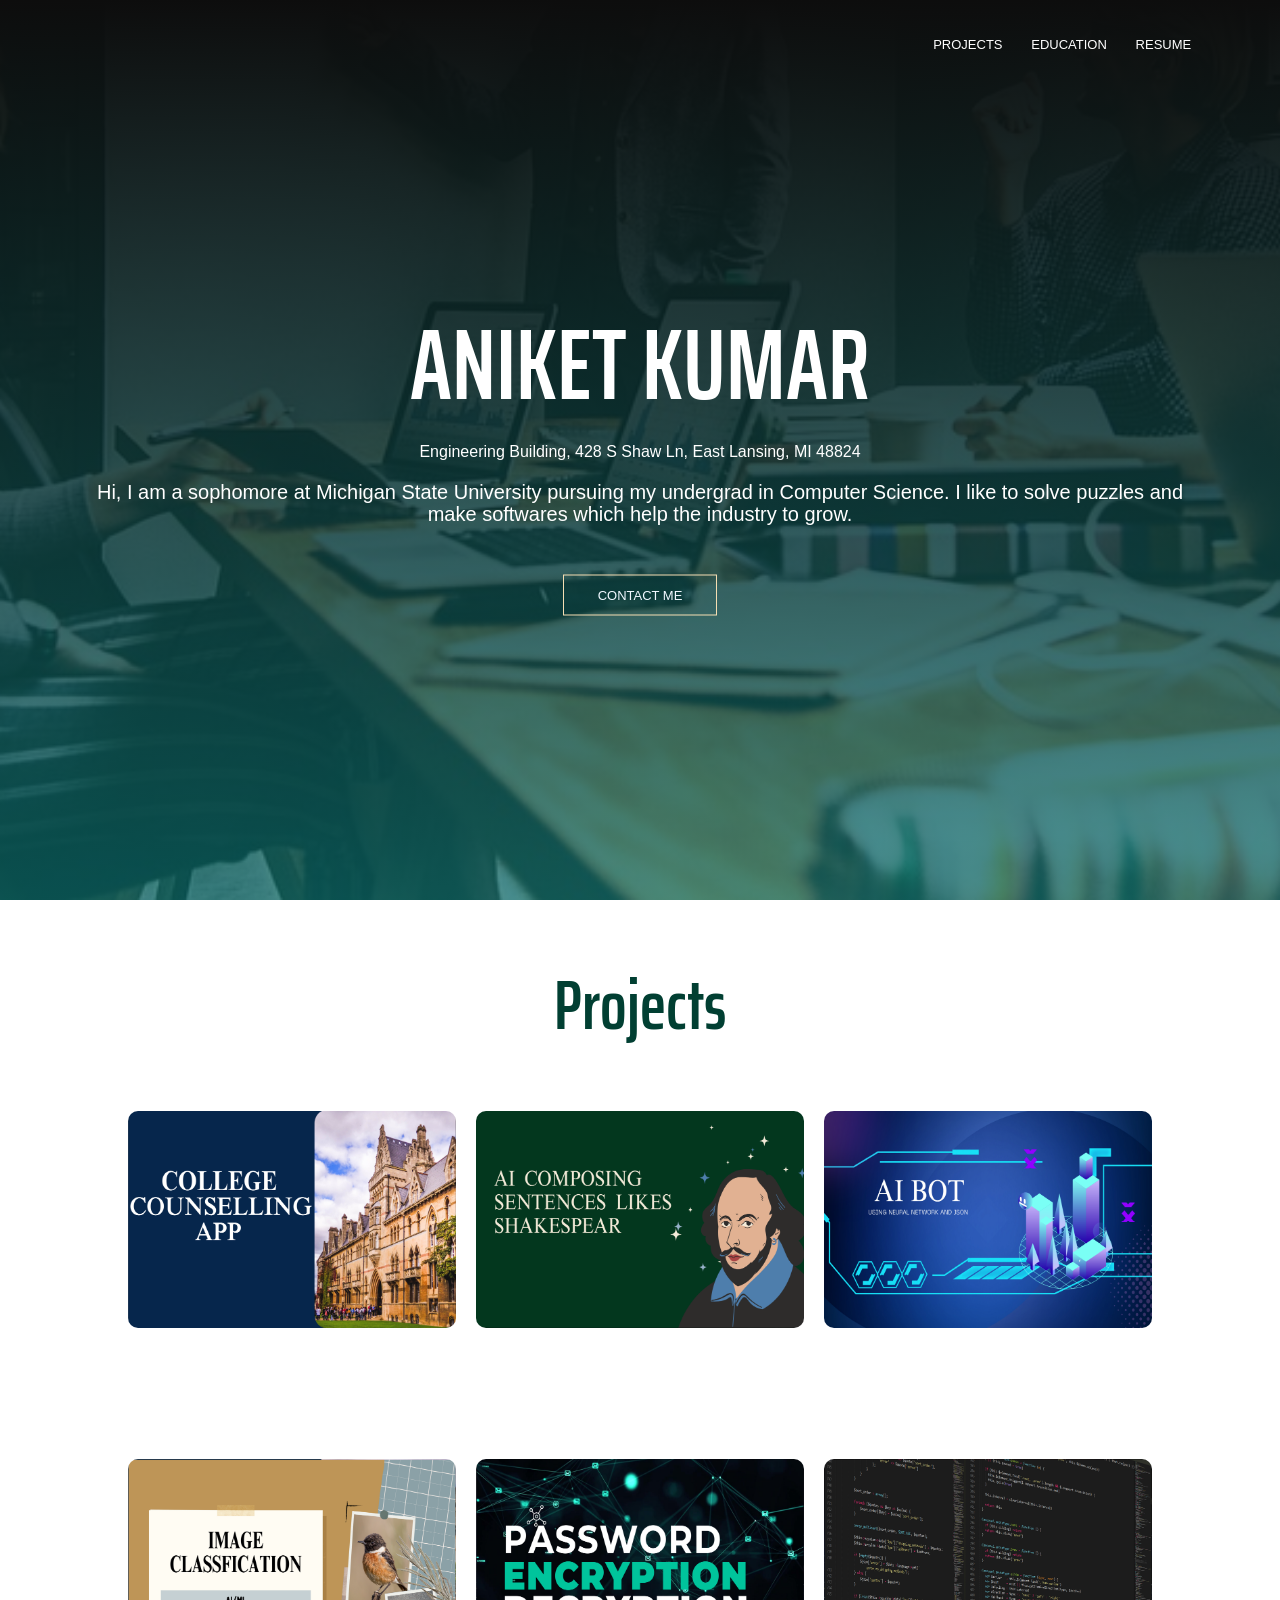
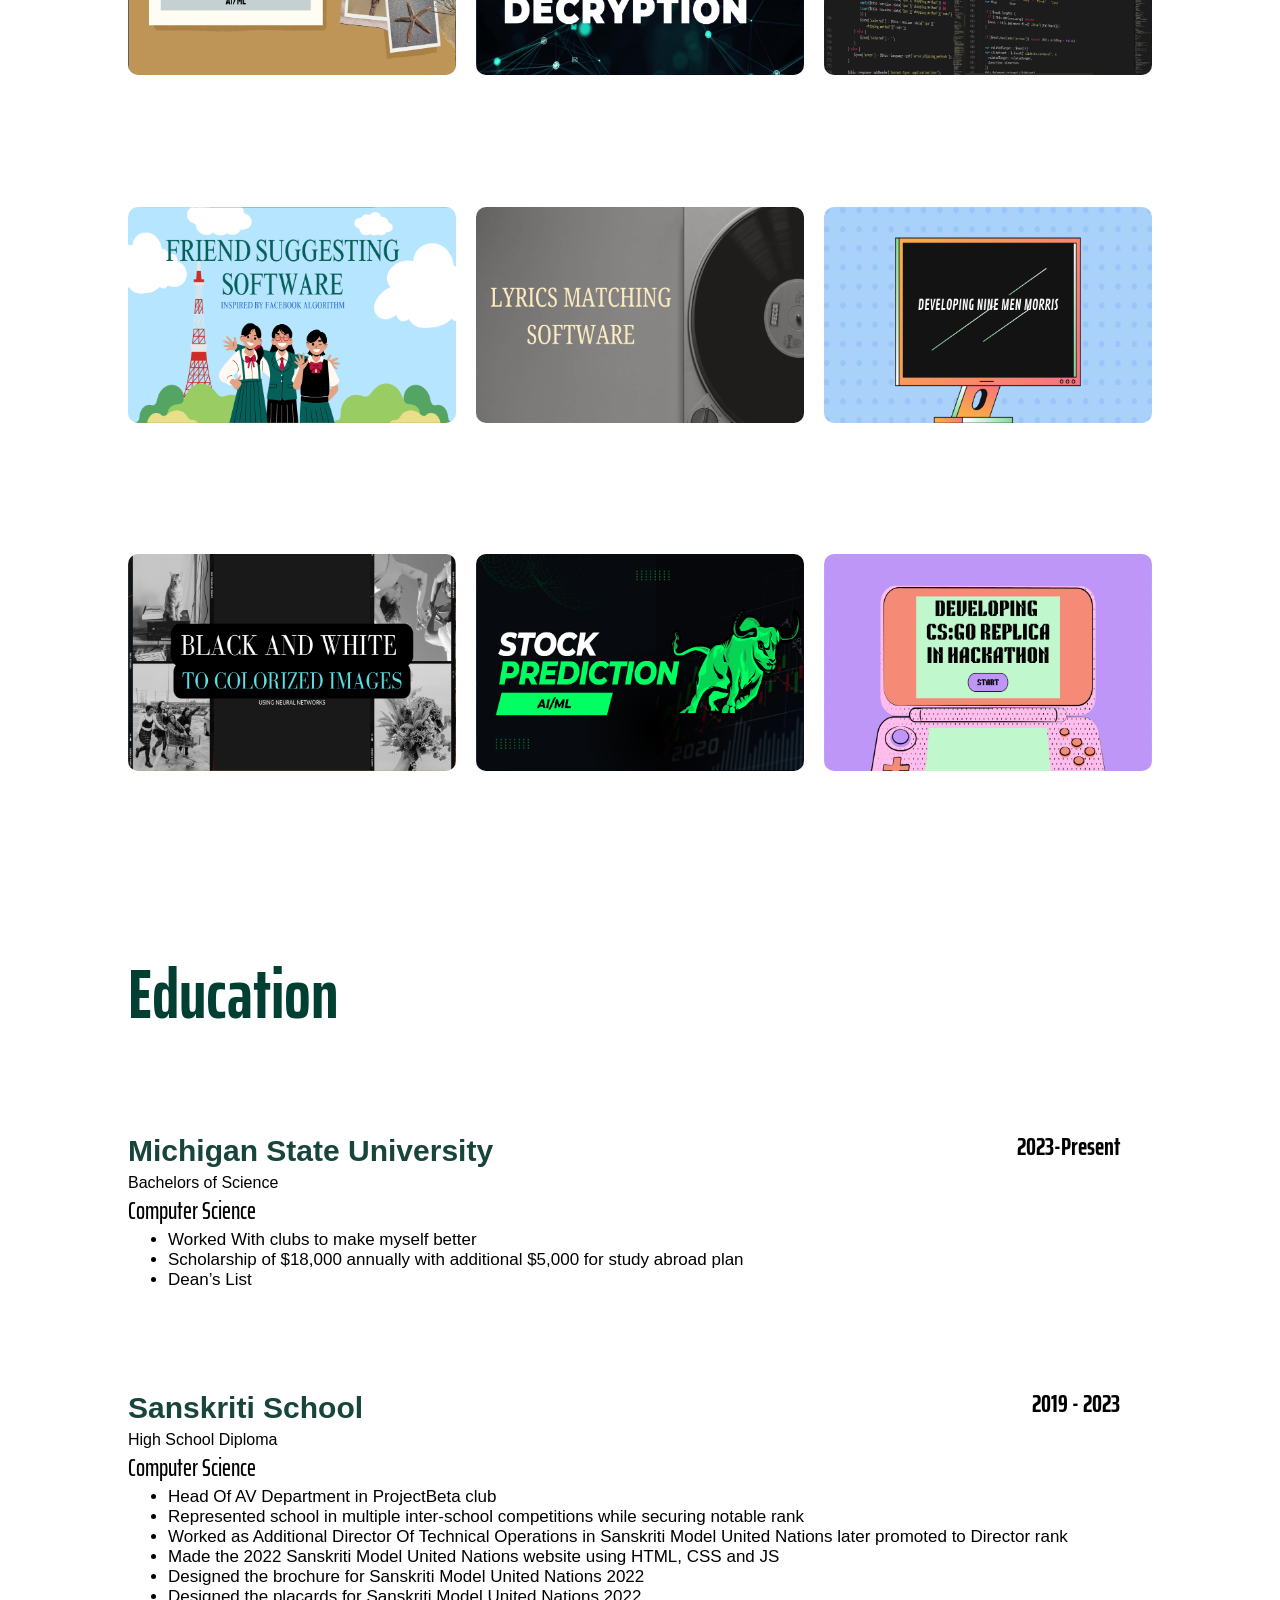
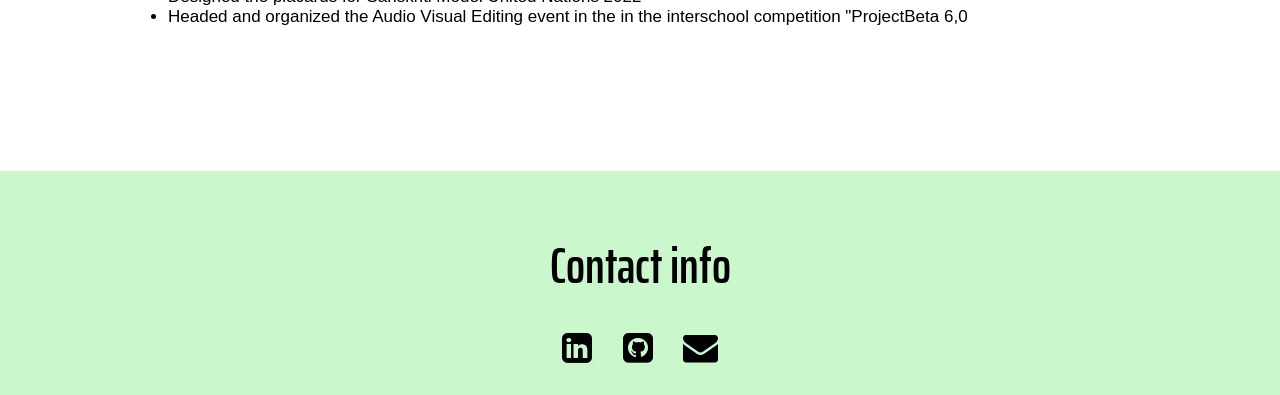
<file: Trial/index.html>
<!DOCTYPE html> 
<html>
    <head>
        <meta name = "viewport" content="with = device-width, initial-scale=1.0">
        <title>Welcome</title>
        <link rel = "stylesheet" href= "style.css">
        <link rel="stylesheet" href="https://cdnjs.cloudflare.com/ajax/libs/font-awesome/4.7.0/css/font-awesome.min.css">
        <link href="https://fonts.googleapis.com/css?family=Saira+Extra+Condensed:500,700" rel="stylesheet" type="text/css" />
        <link href="https://fonts.googleapis.com/css?family=Muli:400,400i,800,800i" rel="stylesheet" type="text/css" />
        <link rel="icon" type="image/x-icon" href="images/edited/sign.png" />
        
    </head>

    <body>

    

        <section class = "header">
            <nav id="sidenav">
                <div class = "nav-links" id="navLinks">
                    <i class="fa fa-times" onclick="hideMenu()"></i>
                    <ul>
                        <li class="nav-item"><a class="nav-link js-scroll-trigger" href="#campus">PROJECTS</a></li>
                        <li class="nav-item"><a class="nav-link js-scroll-trigger" href="#education">EDUCATION</a></li>
                        <li><a href="file:///C:/Users/onisi/Downloads/Resume/Aniket_resume_update__.pdf" download="Resume_of_Aniket">RESUME</a></li>
                    </ul>
                </div>
                <i class="fa fa-times" onclick="showMenu()"></i>
            </nav> 
            
        <!-- <div class="navbar-collapse collapse" id="navbarSupportedContent" style="">
            <ul class="navbar-nav">
                <li class="nav-item"><a class="nav-link js-scroll-trigger" href="#about">About</a></li>
                <li class="nav-item"><a class="nav-link js-scroll-trigger" href="#publications">Research</a></li>
                
            </ul>
        </div> -->

        <div class = "text-box">
            <h1>ANIKET KUMAR</h1>
            Engineering Building, 428 S Shaw Ln, East Lansing, MI 48824<br>
            <!-- <a class= "email" href="mailto:notmakingit@this.easy">kumara29@msu.edu</a> -->
            <p>Hi, I am a sophomore at Michigan State University pursuing my undergrad in Computer Science. I like to solve puzzles and make softwares which help the industry to grow.</p>
            <a href="#contact" class="hero">CONTACT ME</a>
            
        </div>
        
        </section>

<!--_________________Projects____________  -->

        <section class = "campus", id="campus">
            <h1 style="font-family: Saira Extra Condensed, -apple-system, BlinkMacSystemFont, Segoe UI, Roboto, Helvetica Neue, Arial, sans-serif, Apple Color Emoji, Segoe UI Emoji, Segoe UI Symbol, Noto Color Emoji;font-size: 70px;
            color: #013f32;">Projects</h1>

            
            

            <div class="row">
                <div class="campus-col">
                    <img src = "images/edites/college.png">
                    <div class = "layer">
                        <h1>USING ANDROID STUDIOS, AND JAVA, CREATED AN APP WHERE HIGH SCHOOL STUDENTS CAN CONNECT WITH COLLEGE STUDENTS AND ASK THEM THEIR QUERIES ABOUT UNIVERSITY.</h1>
                    </div>
                </div>





                <div class="campus-col">
                    <img src = "images/edites/shake.png">
                    <div class = "layer">
                        <h1>USING NUMPY, TENSORFLOW, AND KERAS(MODELS, LAYERS, OPTIMIZERS) CREATED A NEURAL NETWORK TRAINING THE MODEL TO COMPOSE POETRY LIKE SHAKESPEARE </h1>
                    </div>
                </div>




                <div class="campus-col">
                    <img src = "images/edites/bot.png">
                    <div class = "layer">
                        <h1>USING JSON, PICKLE, NUMPY, NLTK, TENSORFLOW, AND KERAS (MODELS, LAYERS, OPTIMIZERS) DEVLOPED A NEURAL NETWORK TRAINING AN AI BOT TO TAKE INPUT AND RESPOND</h1>                        
                    </div>
                </div>
            </div>
        </section>




        <section class = "campus">

            <div class="row">
                <div class="campus-col">
                    <img src = "images/edites/image.png">
                    <div class = "layer">
                        <h1>USING NUMPY, OPEN-CV, MATPLOTLIB, TENSORFLOW, AND KERAS MADE A NEURAL NETWORK, TRAINING TO IDENTIFY IMAGES GIVEN TO IT AS INPUT.</h1>
                    </div>
                </div>



                <div class="campus-col">
                    <img src = "images/edites/password.png">
                    <div class = "layer">
                        <h1>DEVELOPED PASSWORD ENCRYPTION AND DECRYPTION SOFTWARE USING PYTHON, DEMONSTRATING EXPERTISE IN CRYPTOGRAPHY AND SOFTWARE SECURITY. </h1>
                    </div>
                </div>


                <div class="campus-col">
                    <img src = "images/edited/2.png">
                    <div class = "layer">
                        <h1>USING OPEN-CV, NUMPY AND A PRETRAINED MODEL, I WAS ABLE TO DEVELOP A SOFTWARE THAT COULD DETECT OBJECTS AND CLASSIFY THEM CORRECTLY WHEN HELD INFRONT OF THE WEBCAM</h1>
                    </div>
                </div>



            </div>
        </section>


        <section class = "campus">

            <div class="row">
                <div class="campus-col">
                    <img src = "images/edites/friend.png">
                    <div class = "layer">
                        <h1>DEVELOPED PYTHON FRIEND SUGGESTION SOFTWARE USING FACEBOOK-LIKE ALGORITHM, TESTED WITH 1000 RECORD. THE PROJECT EXPERTISE IN CSV, DATA PROCESSING AND ALGORITHM IMPLEMENTATION</h1>
                    </div>
                </div>



                <div class="campus-col">
                    <img src = "images/edites/lyric.png">
                    <div class = "layer">
                        <h1>DESIGNED AND IMPLEMENTED A SONG LYRICS MATCHING APPLICATION USING PYTHON, SORTING OVER 10000 COLUMNS OF DATA IN CSV.</h1>
                    </div>
                </div>


                <div class="campus-col">
                    <img src = "images/edites/nine.png">
                    <div class = "layer">
                        <h1>DEVELOPED NINE MEN'S MORRIS GAME USING PYTHON, SHOWCASING PROFICIENCY IN GAME DEVELOPMENT, AND ALGORITHM IMPLEMENTATION.</h1>
                    </div>
                </div>



            </div>
        </section>

        <section class = "campus">

            <div class="row">
                <div class="campus-col">
                    <img src = "images/edites/color.png">
                    <div class = "layer">
                        <h1>USING A PRE-TRAINED MODEL, OPEN-CV, AND NUMPY DEVELOPED A SOFTWARE WHICH CAN COLOZIE ANY BLACK AND WHITE IMAGE</h1>
                    </div>
                </div>



                <div class="campus-col">
                    <img src = "images/edites/stock.png">
                    <div class = "layer">
                        <h1>USING MATPLOTLIB, NUMPY, PANDAS, YFINANCE, DATETIME, SKLEARN, TENSORFLOW, AND KERAS DEVELOPED A STOCK PREDICATION AI.</h1>
                    </div>
                </div>


                <div class="campus-col">
                    <img src = "images/edites/hack.png">
                    <div class = "layer">
                        <h1>MADE A CS:GO REPLICA GAME IN A HACKATHON AS MSU, USING UNITY, C#, AND AUTODESK MAYA.</h1>
                    </div>
                </div>



            </div>
        </section>




<!-- __________Education___________ -->
   


        <section class="resume-section" id="education">
            <div class="resume-section-content">
                <h2 class="mb-5" style="font-family: Saira Extra Condensed, -apple-system, BlinkMacSystemFont, Segoe UI, Roboto, Helvetica Neue, Arial, sans-serif, Apple Color Emoji, Segoe UI Emoji, Segoe UI Symbol, Noto Color Emoji; color: #013f32; font-size: 70px;">Education</h2>
                <div class="d-flex flex-column flex-md-row justify-content-between mb-5">
                    <div class="flex-grow-1">
                        <h3 class="mb-0"><span style="font-weight: bold; color: #18453B;">Michigan State University</span>
                            <span class="float_right" style="font-weight: bold; color: #000000;">2023-Present</span> </h3>
                        <div>Bachelors of Science</div>
                        <div class="subheading mb-3">Computer Science</div>
                        <ul>
                            <li>Worked With clubs to make myself better</li>
                            <li>Scholarship of $18,000 annually with additional $5,000 for study abroad plan</li>
                            <li>Dean’s List</li>
                        </ul>
                    </div>
                </div>

                <div class="d-flex flex-column flex-md-row justify-content-between mb-5">
                    <div class="flex-grow-1">
                        <h3 class="mb-0"><span style="font-weight: bold; color: #18453B;">Sanskriti School</span>
                            <span class="float_right" style="font-weight: bold; color: #000000;">2019 - 2023</span> </h3>
                        <div>High School Diploma</div>
                        <div class="subheading mb-3">Computer Science</div>
                        <ul>
                            <li>Head Of AV Department in ProjectBeta club</li>
                            <li>Represented school in multiple inter-school competitions while securing notable rank</li>
                            <li>Worked as Additional Director Of Technical Operations in Sanskriti Model United Nations later promoted to Director rank</li>
                            <li>Made the 2022 Sanskriti Model United Nations website using HTML, CSS and JS</li>
                            <li>Designed the brochure for Sanskriti Model United Nations 2022</li>
                            <li>Designed the placards for Sanskriti Model United Nations 2022</li>
                            <li>Headed and organized the Audio Visual Editing event in the in the interschool competition "ProjectBeta 6,0</li>
                        </ul>
                    </div>
                </div>

            </div>    
        </section>


        




<!-- __________________________________________________________footer___________________________________________________________________________ -->





        <section class="footer" id="contact">
            <h4>Contact info</h4>
            <div class="icons">
                <a href ="https://www.linkedin.com/in/aniket-kumar-08bb35237/" class="fa fa-linkedin-square" style="font-size:35px"></a>
                <a href ="https://github.com/waterme-net" class="fa fa-github-square" style="font-size:35px"></a>
                <a href="mailto:kumara29@msu.edu" class="fa fa-envelope" style="font-size: 35px;"></a>
                

            </div>

        </section>


        
        



    <script>
        var navLinks = document.getElementById("navLinks")
        function showMenu(){
                navLinks.style.right = "0";
            }

        function hideMenu(){
                navLinks.style.right="-200px"
            }
        
    </script>    
    <style type="text/css">
        .maindiv{width:1000px;height:auto;}

        .float_right{float:right;}
        .float_center{float:center;}
    </style>


    </body>
</html>
</file>
<file: style.css>
/* ========================================
   ANIKET KUMAR — Portfolio Stylesheet
   ======================================== */
@import url('https://fonts.googleapis.com/css2?family=Outfit:wght@300;400;500;600;700;800&display=swap');

:root {
    --bg-base: #030712;
    --bg-surface: #111827;
    --bg-surface-elevated: #1f2937;

    --text-primary: #f9fafb;
    --text-secondary: #9ca3af;
    --text-muted: #6b7280;

    --accent-primary: #3b82f6;
    --accent-secondary: #8b5cf6;
    --accent-gradient: linear-gradient(135deg, var(--accent-primary), var(--accent-secondary));

    --glass-bg: rgba(17, 24, 39, 0.7);
    --glass-border: rgba(255, 255, 255, 0.08);
    --glass-shadow: 0 8px 32px 0 rgba(0, 0, 0, 0.3);

    --transition-fast: 0.2s ease;
    --transition-smooth: 0.4s cubic-bezier(0.16, 1, 0.3, 1);
    --font-sans: 'Outfit', sans-serif;
}

/* ── Reset ── */
*,
*::before,
*::after {
    margin: 0;
    padding: 0;
    box-sizing: border-box;
}

html {
    scroll-behavior: smooth;
}

body {
    background: var(--bg-base);
    color: var(--text-primary);
    font-family: var(--font-sans);
    line-height: 1.6;
    overflow-x: hidden;
}

/* ── Atmosphere ── */
.bg-gradient-1,
.bg-gradient-2 {
    position: fixed;
    border-radius: 50%;
    filter: blur(130px);
    z-index: -1;
    opacity: 0.12;
    animation: drift 22s infinite ease-in-out alternate;
}

.bg-gradient-1 {
    top: -10%;
    left: -10%;
    width: 650px;
    height: 650px;
    background: var(--accent-primary);
}

.bg-gradient-2 {
    bottom: -10%;
    right: -10%;
    width: 550px;
    height: 550px;
    background: var(--accent-secondary);
    animation-delay: -11s;
}

@keyframes drift {
    0% {
        transform: translate(0, 0) scale(1);
    }

    50% {
        transform: translate(40px, 50px) scale(1.08);
    }

    100% {
        transform: translate(0, 0) scale(1);
    }
}

/* ── Layout ── */
.container {
    max-width: 1200px;
    margin: 0 auto;
    padding: 100px 24px;
}

/* ── Typography ── */
h1,
h2,
h3,
h4 {
    line-height: 1.2;
    font-weight: 700;
}

.gradient-text {
    background: var(--accent-gradient);
    -webkit-background-clip: text;
    -webkit-text-fill-color: transparent;
    background-clip: text;
}

.section-eyebrow {
    font-size: 0.8rem;
    font-weight: 600;
    letter-spacing: 0.15em;
    text-transform: uppercase;
    color: var(--accent-primary);
    margin-bottom: 0.5rem;
}

.section-title {
    font-size: 2.5rem;
    font-weight: 800;
    letter-spacing: -0.02em;
    margin-bottom: 1rem;
}

.title-line {
    height: 3px;
    width: 50px;
    background: var(--accent-gradient);
    border-radius: 2px;
}

.section-header {
    margin-bottom: 3.5rem;
}

/* ── Glass Panel ── */
.glass-panel {
    background: var(--glass-bg);
    backdrop-filter: blur(16px);
    -webkit-backdrop-filter: blur(16px);
    border: 1px solid var(--glass-border);
    border-radius: 16px;
    box-shadow: var(--glass-shadow);
    transition: var(--transition-smooth);
}

/* ── Navbar ── */
.navbar {
    position: fixed;
    top: 0;
    width: 100%;
    z-index: 100;
    background: rgba(3, 7, 18, 0.85);
    backdrop-filter: blur(16px);
    border-bottom: 1px solid var(--glass-border);
    transition: var(--transition-smooth);
}

.nav-container {
    max-width: 1200px;
    margin: 0 auto;
    padding: 18px 24px;
    display: flex;
    justify-content: space-between;
    align-items: center;
}

.logo {
    font-size: 1.7rem;
    font-weight: 800;
    letter-spacing: -0.05em;
    text-decoration: none;
    color: var(--text-primary);
}

.logo span {
    color: var(--accent-primary);
}

.nav-links {
    display: flex;
    gap: 2rem;
    list-style: none;
}

.nav-links a {
    color: var(--text-secondary);
    text-decoration: none;
    font-weight: 500;
    font-size: 0.9rem;
    transition: var(--transition-fast);
}

.nav-links a:hover {
    color: var(--text-primary);
}

.nav-links a.nav-cta {
    padding: 6px 16px;
    background: rgba(59, 130, 246, 0.1);
    border: 1px solid rgba(59, 130, 246, 0.3);
    border-radius: 999px;
    color: var(--accent-primary);
}

.nav-links a.nav-cta:hover {
    background: rgba(59, 130, 246, 0.2);
    color: var(--text-primary);
}

.hamburger {
    display: none;
    cursor: pointer;
}

.hamburger div {
    width: 24px;
    height: 2px;
    background: var(--text-primary);
    margin: 5px 0;
    transition: var(--transition-fast);
}

/* ── Buttons ── */
.btn {
    display: inline-flex;
    align-items: center;
    gap: 0.5rem;
    padding: 0.85rem 1.75rem;
    border-radius: 999px;
    font-weight: 600;
    font-size: 0.9rem;
    text-decoration: none;
    transition: var(--transition-smooth);
    cursor: pointer;
}

.btn-primary {
    background: var(--accent-gradient);
    color: white;
    border: none;
    box-shadow: 0 4px 15px rgba(59, 130, 246, 0.3);
}

.btn-primary:hover {
    transform: translateY(-2px);
    box-shadow: 0 8px 25px rgba(59, 130, 246, 0.4);
}

.btn-outline {
    background: transparent;
    color: var(--text-primary);
    border: 1px solid var(--glass-border);
}

.btn-outline:hover {
    border-color: var(--accent-secondary);
    background: rgba(139, 92, 246, 0.1);
}

/* ── Hero ── */
.hero {
    min-height: 100vh;
    display: flex;
    align-items: center;
    padding-top: 80px;
}

.hero-container {
    display: grid;
    grid-template-columns: 1fr auto;
    gap: 4rem;
    align-items: center;
    width: 100%;
}

.hero-badge {
    display: inline-flex;
    align-items: center;
    gap: 8px;
    padding: 7px 18px;
    background: rgba(59, 130, 246, 0.08);
    border: 1px solid rgba(59, 130, 246, 0.2);
    color: var(--accent-primary);
    border-radius: 999px;
    font-size: 0.85rem;
    font-weight: 600;
    margin-bottom: 1.75rem;
}

.badge-dot {
    width: 7px;
    height: 7px;
    border-radius: 50%;
    background: #22c55e;
    box-shadow: 0 0 6px #22c55e;
    animation: pulse 2s infinite;
}

@keyframes pulse {

    0%,
    100% {
        opacity: 1;
    }

    50% {
        opacity: 0.4;
    }
}

.hero h1 {
    font-size: clamp(3rem, 7vw, 5.5rem);
    letter-spacing: -0.03em;
    margin-bottom: 0.5rem;
}

.hero h2 {
    font-size: clamp(1.1rem, 2.5vw, 1.6rem);
    color: var(--text-secondary);
    font-weight: 400;
    margin-bottom: 1.5rem;
}

.hero p {
    font-size: 1.05rem;
    color: var(--text-secondary);
    max-width: 560px;
    margin-bottom: 2.5rem;
    line-height: 1.75;
}

.cta-group {
    display: flex;
    align-items: center;
    gap: 1rem;
    flex-wrap: wrap;
    margin-bottom: 2rem;
}

.hero-socials {
    display: flex;
    gap: 0.75rem;
    margin-top: 0.5rem;
}

.hero-socials a {
    display: flex;
    align-items: center;
    justify-content: center;
    width: 44px;
    height: 44px;
    border-radius: 50%;
    background: var(--glass-bg);
    border: 1px solid var(--glass-border);
    color: var(--text-secondary);
    font-size: 1.1rem;
    text-decoration: none;
    transition: var(--transition-smooth);
}

.hero-socials a:hover {
    border-color: var(--accent-primary);
    color: var(--accent-primary);
    transform: translateY(-2px);
}

.hero-stats {
    display: grid;
    grid-template-columns: 1fr 1fr;
    gap: 1rem;
}

.hero-stat-card {
    background: var(--glass-bg);
    border: 1px solid var(--glass-border);
    border-radius: 14px;
    padding: 1.5rem 1.25rem;
    display: flex;
    flex-direction: column;
    align-items: center;
    text-align: center;
}

.hero-stat-num {
    font-size: 2rem;
    font-weight: 800;
    line-height: 1;
    margin-bottom: 0.4rem;
}

.hero-stat-label {
    font-size: 0.75rem;
    font-weight: 600;
    text-transform: uppercase;
    letter-spacing: 0.08em;
    color: var(--text-muted);
}

/* ── About ── */
.about-grid {
    display: grid;
    grid-template-columns: 3fr 2fr;
    gap: 1.5rem;
}

.about-text {
    padding: 2.5rem;
}

.about-text p {
    font-size: 1rem;
    color: var(--text-secondary);
    margin-bottom: 1.25rem;
    line-height: 1.8;
}

.about-text p strong {
    color: var(--text-primary);
    font-weight: 600;
}

.edu-highlights {
    display: flex;
    flex-direction: column;
    gap: 1.25rem;
    margin-top: 2rem;
    padding-top: 2rem;
    border-top: 1px solid var(--glass-border);
}

.highlight-item {
    display: flex;
    align-items: flex-start;
    gap: 1rem;
}

.highlight-item i {
    font-size: 1.2rem;
    color: var(--accent-secondary);
    margin-top: 0.15rem;
    flex-shrink: 0;
}

.highlight-item h4 {
    font-size: 0.95rem;
    margin-bottom: 0.2rem;
}

.highlight-item span {
    font-size: 0.82rem;
    color: var(--text-muted);
}

.about-stats {
    display: grid;
    grid-template-columns: 1fr 1fr;
    gap: 1rem;
    align-content: start;
}

.stat-card {
    padding: 1.75rem;
    display: flex;
    flex-direction: column;
    justify-content: center;
    align-items: center;
    text-align: center;
}

.stat-card h3 {
    font-size: 2.2rem;
    background: var(--accent-gradient);
    -webkit-background-clip: text;
    background-clip: text;
    color: transparent;
    margin-bottom: 0.4rem;
}

.stat-card p {
    font-size: 0.8rem;
    color: var(--text-secondary);
    font-weight: 500;
    text-transform: uppercase;
    letter-spacing: 0.06em;
}

/* ── Timeline ── */
.timeline {
    display: flex;
    flex-direction: column;
    gap: 1.25rem;
}

.timeline-item {
    display: grid;
    grid-template-columns: 190px 1fr;
    gap: 2rem;
    padding: 2rem;
    transition: var(--transition-smooth);
}

.timeline-item:hover {
    border-color: rgba(139, 92, 246, 0.35);
    transform: translateX(4px);
}

.timeline-left {
    display: flex;
    flex-direction: column;
    gap: 0.5rem;
}

.timeline-date {
    font-size: 0.8rem;
    font-weight: 600;
    color: var(--accent-secondary);
    letter-spacing: 0.05em;
    text-transform: uppercase;
    line-height: 1.4;
}

.timeline-badge {
    display: inline-block;
    font-size: 0.7rem;
    font-weight: 700;
    padding: 3px 10px;
    border-radius: 999px;
    background: rgba(139, 92, 246, 0.15);
    color: var(--accent-secondary);
    border: 1px solid rgba(139, 92, 246, 0.25);
    letter-spacing: 0.06em;
    text-transform: uppercase;
    width: fit-content;
}

.timeline-badge.current {
    background: rgba(34, 197, 94, 0.1);
    color: #22c55e;
    border-color: rgba(34, 197, 94, 0.2);
}

.timeline-content h3 {
    font-size: 1.15rem;
    margin-bottom: 0.2rem;
}

.timeline-content h4 {
    font-size: 0.9rem;
    color: var(--text-muted);
    font-weight: 400;
    margin-bottom: 0.85rem;
}

.timeline-content p {
    color: var(--text-secondary);
    font-size: 0.95rem;
    line-height: 1.75;
}

/* ── Projects ── */
.project-grid {
    display: grid;
    grid-template-columns: repeat(auto-fill, minmax(340px, 1fr));
    gap: 1.25rem;
}

.project-card {
    padding: 2rem;
    display: flex;
    flex-direction: column;
    transition: var(--transition-smooth);
}

.project-card:hover {
    transform: translateY(-5px);
    border-color: rgba(59, 130, 246, 0.3);
}

.project-card.featured {
    border-color: rgba(59, 130, 246, 0.2);
}

.project-header {
    display: flex;
    justify-content: space-between;
    align-items: flex-start;
    margin-bottom: 1.25rem;
}

.project-icon {
    width: 46px;
    height: 46px;
    border-radius: 12px;
    background: rgba(59, 130, 246, 0.1);
    border: 1px solid rgba(59, 130, 246, 0.2);
    display: flex;
    align-items: center;
    justify-content: center;
    font-size: 1.15rem;
    color: var(--accent-primary);
}

.project-icon.blue {
    background: rgba(59, 130, 246, 0.12);
    color: var(--accent-primary);
}

.project-icon.purple {
    background: rgba(139, 92, 246, 0.12);
    border-color: rgba(139, 92, 246, 0.2);
    color: var(--accent-secondary);
}

.project-status {
    font-size: 0.7rem;
    font-weight: 700;
    padding: 3px 10px;
    border-radius: 999px;
    letter-spacing: 0.06em;
    text-transform: uppercase;
}

.project-status.live {
    background: rgba(34, 197, 94, 0.1);
    color: #22c55e;
    border: 1px solid rgba(34, 197, 94, 0.2);
}

.project-card h3 {
    font-size: 1.1rem;
    margin-bottom: 0.65rem;
}

.project-card p {
    color: var(--text-secondary);
    margin-bottom: 1.5rem;
    flex-grow: 1;
    font-size: 0.93rem;
    line-height: 1.7;
}

.tech-tags {
    display: flex;
    flex-wrap: wrap;
    gap: 0.5rem;
}

.tech-tags span {
    font-size: 0.72rem;
    font-weight: 500;
    padding: 4px 10px;
    background: rgba(255, 255, 255, 0.04);
    border: 1px solid var(--glass-border);
    border-radius: 6px;
    color: var(--text-secondary);
}

/* ── Skills ── */
.skills-wrapper {
    display: grid;
    grid-template-columns: repeat(auto-fit, minmax(280px, 1fr));
    gap: 1.25rem;
}

.skill-group {
    padding: 2rem;
}

.skill-header {
    display: flex;
    align-items: center;
    gap: 0.85rem;
    margin-bottom: 1.25rem;
}

.skill-header i {
    font-size: 1.25rem;
    color: var(--accent-secondary);
}

.skill-header h3 {
    font-size: 1.05rem;
}

.skill-tags {
    display: flex;
    flex-wrap: wrap;
    gap: 0.65rem;
}

.skill-tags span {
    font-size: 0.85rem;
    font-weight: 500;
    padding: 6px 14px;
    background: rgba(255, 255, 255, 0.03);
    border: 1px solid var(--glass-border);
    border-radius: 8px;
    color: var(--text-primary);
    transition: var(--transition-fast);
}

.skill-tags span:hover {
    border-color: var(--accent-primary);
    background: rgba(59, 130, 246, 0.1);
}

/* ── Education ── */
.edu-grid {
    display: grid;
    grid-template-columns: 3fr 2fr;
    gap: 1.5rem;
    align-items: start;
}

.edu-main {
    padding: 2.5rem;
}

.edu-header {
    display: flex;
    justify-content: space-between;
    align-items: flex-start;
    margin-bottom: 2rem;
    flex-wrap: wrap;
    gap: 1rem;
}

.edu-header h3 {
    font-size: 1.5rem;
    margin-bottom: 0.3rem;
}

.edu-degree {
    color: var(--accent-secondary);
    font-weight: 500;
    font-size: 0.95rem;
    margin-bottom: 0.3rem;
}

.edu-meta {
    font-size: 0.82rem;
    color: var(--text-muted);
}

.edu-badges {
    display: flex;
    flex-direction: column;
    gap: 0.5rem;
    align-items: flex-end;
}

.edu-badge {
    font-size: 0.75rem;
    font-weight: 600;
    padding: 4px 12px;
    border-radius: 999px;
    background: rgba(139, 92, 246, 0.1);
    border: 1px solid rgba(139, 92, 246, 0.2);
    color: var(--accent-secondary);
    white-space: nowrap;
}

.edu-badge.highlight {
    background: rgba(59, 130, 246, 0.1);
    border-color: rgba(59, 130, 246, 0.2);
    color: var(--accent-primary);
}

.coursework h4 {
    font-size: 0.8rem;
    font-weight: 600;
    text-transform: uppercase;
    letter-spacing: 0.1em;
    color: var(--text-muted);
    margin-bottom: 1rem;
}

.course-grid {
    display: grid;
    grid-template-columns: 1fr 1fr;
    gap: 0.6rem;
}

.course-grid span {
    font-size: 0.82rem;
    color: var(--text-secondary);
    padding: 7px 12px;
    background: rgba(255, 255, 255, 0.03);
    border: 1px solid var(--glass-border);
    border-radius: 8px;
    line-height: 1.4;
}

.edu-side {
    display: flex;
    flex-direction: column;
    gap: 1.25rem;
}

.edu-secondary {
    padding: 1.75rem;
    text-align: center;
}

.edu-secondary i {
    font-size: 2rem;
    color: var(--accent-secondary);
    margin-bottom: 0.75rem;
    display: block;
}

.edu-secondary h4 {
    margin-bottom: 0.25rem;
}

.edu-secondary p {
    font-size: 0.9rem;
    color: var(--text-secondary);
    margin-bottom: 0.25rem;
}

.edu-secondary span {
    font-size: 0.8rem;
    color: var(--text-muted);
}

.honors-list {
    padding: 1.75rem;
    display: flex;
    flex-direction: column;
    gap: 1.25rem;
}

.honors-list h4 {
    font-size: 0.8rem;
    font-weight: 600;
    text-transform: uppercase;
    letter-spacing: 0.1em;
    color: var(--text-muted);
    margin-bottom: 0.25rem;
}

.honor-item {
    display: flex;
    align-items: flex-start;
    gap: 1rem;
}

.honor-item i {
    color: var(--accent-primary);
    font-size: 1rem;
    margin-top: 0.15rem;
    flex-shrink: 0;
}

.honor-item strong {
    display: block;
    font-size: 0.9rem;
    margin-bottom: 0.1rem;
}

.honor-item span {
    font-size: 0.8rem;
    color: var(--text-muted);
}

/* ── Contact ── */
.contact-grid {
    display: grid;
    grid-template-columns: 3fr 2fr;
    gap: 1.5rem;
}

.contact-info {
    padding: 2.5rem;
}

.contact-intro {
    font-size: 1rem;
    color: var(--text-secondary);
    line-height: 1.8;
    margin-bottom: 2rem;
}

.contact-items {
    display: flex;
    flex-direction: column;
    gap: 1rem;
}

.contact-item {
    display: flex;
    align-items: center;
    gap: 1.25rem;
    padding: 1rem 1.25rem;
    border-radius: 12px;
    border: 1px solid var(--glass-border);
    background: rgba(255, 255, 255, 0.02);
    text-decoration: none;
    color: inherit;
    transition: var(--transition-fast);
}

.contact-item:not(.no-link):hover {
    border-color: var(--accent-primary);
    background: rgba(59, 130, 246, 0.05);
}

.contact-icon {
    width: 40px;
    height: 40px;
    border-radius: 10px;
    flex-shrink: 0;
    background: rgba(59, 130, 246, 0.1);
    border: 1px solid rgba(59, 130, 246, 0.2);
    display: flex;
    align-items: center;
    justify-content: center;
    color: var(--accent-primary);
    font-size: 1rem;
}

.contact-label {
    display: block;
    font-size: 0.75rem;
    color: var(--text-muted);
    text-transform: uppercase;
    letter-spacing: 0.08em;
    font-weight: 600;
    margin-bottom: 0.15rem;
}

.contact-value {
    display: block;
    font-size: 0.93rem;
    color: var(--text-primary);
    font-weight: 500;
}

.contact-cta {
    padding: 2.5rem;
    display: flex;
    align-items: center;
    justify-content: center;
}

.cta-inner {
    text-align: center;
}

.cta-icon {
    font-size: 2.5rem;
    color: var(--accent-primary);
    margin-bottom: 1.25rem;
    display: block;
}

.cta-inner h3 {
    font-size: 1.4rem;
    margin-bottom: 0.5rem;
}

.cta-inner p {
    font-size: 0.88rem;
    color: var(--text-muted);
    line-height: 1.7;
}

/* ── Footer ── */
footer {
    border-top: 1px solid var(--glass-border);
    background: rgba(3, 7, 18, 0.6);
    backdrop-filter: blur(12px);
}

.footer-content {
    max-width: 1200px;
    margin: 0 auto;
    display: flex;
    justify-content: space-between;
    align-items: center;
    flex-wrap: wrap;
    gap: 2rem;
    padding: 3rem 24px 2rem;
}

.footer-brand .logo {
    margin-bottom: 0.5rem;
    display: inline-block;
}

.footer-brand p {
    color: var(--text-muted);
    font-size: 0.85rem;
}

.footer-links {
    display: flex;
    gap: 1.75rem;
    flex-wrap: wrap;
}

.footer-links a {
    color: var(--text-secondary);
    text-decoration: none;
    font-size: 0.88rem;
    transition: var(--transition-fast);
}

.footer-links a:hover {
    color: var(--text-primary);
}

.footer-social {
    display: flex;
    gap: 1rem;
}

.footer-social a {
    color: var(--text-secondary);
    font-size: 1.1rem;
    transition: var(--transition-fast);
}

.footer-social a:hover {
    color: var(--text-primary);
}

.footer-bottom {
    text-align: center;
    padding: 1.25rem;
    border-top: 1px solid var(--glass-border);
    color: var(--text-muted);
    font-size: 0.82rem;
}

/* ── Animations ── */
.reveal {
    opacity: 0;
    transform: translateY(24px);
    transition: opacity 0.8s ease-out, transform 0.8s ease-out;
}

.reveal.active {
    opacity: 1;
    transform: translateY(0);
}

/* ── Responsive ── */
@media (max-width: 1024px) {
    .hero-container {
        grid-template-columns: 1fr;
    }

    .hero-stats {
        grid-template-columns: repeat(4, 1fr);
        max-width: 100%;
    }

    .about-grid,
    .edu-grid,
    .contact-grid {
        grid-template-columns: 1fr;
    }

    .about-stats {
        grid-template-columns: repeat(4, 1fr);
    }
}

@media (max-width: 900px) {
    .timeline-item {
        grid-template-columns: 1fr;
        gap: 0.4rem;
    }

    .timeline-date {
        margin-bottom: 0.25rem;
    }

    .course-grid {
        grid-template-columns: 1fr;
    }
}

@media (max-width: 768px) {
    .nav-links {
        position: fixed;
        top: 65px;
        left: 0;
        width: 100%;
        background: rgba(3, 7, 18, 0.97);
        backdrop-filter: blur(16px);
        flex-direction: column;
        align-items: center;
        padding: 2rem 0;
        gap: 1.5rem;
        transform: translateY(-150%);
        transition: transform var(--transition-smooth);
        border-bottom: 1px solid var(--glass-border);
    }

    .nav-links.active {
        transform: translateY(0);
    }

    .hamburger {
        display: block;
    }

    .hamburger.active .line1 {
        transform: rotate(-45deg) translate(-5px, 5px);
    }

    .hamburger.active .line2 {
        opacity: 0;
    }

    .hamburger.active .line3 {
        transform: rotate(45deg) translate(-5px, -5px);
    }

    .container {
        padding: 70px 20px;
    }

    .hero-stats {
        grid-template-columns: repeat(2, 1fr);
    }

    .about-stats {
        grid-template-columns: repeat(2, 1fr);
    }

    .project-grid {
        grid-template-columns: 1fr;
    }

    .section-title {
        font-size: 2rem;
    }

    .footer-content {
        flex-direction: column;
        text-align: center;
    }

    .footer-links {
        justify-content: center;
    }

    .footer-social {
        justify-content: center;
    }
}

/* ── Project Filters ── */
.project-filters {
    display: flex;
    flex-wrap: wrap;
    gap: 0.6rem;
    margin-bottom: 2rem;
}

.filter-btn {
    padding: 7px 18px;
    border-radius: 999px;
    border: 1px solid var(--glass-border);
    background: transparent;
    color: var(--text-secondary);
    font-family: var(--font-sans);
    font-size: 0.85rem;
    font-weight: 500;
    cursor: pointer;
    transition: var(--transition-fast);
}

.filter-btn:hover {
    border-color: var(--accent-primary);
    color: var(--text-primary);
}

.filter-btn.active {
    background: var(--accent-gradient);
    border-color: transparent;
    color: white;
}
</file>
<file: Trial/style.css>
*{
    margin: 0;
    padding: 0;
    font-family: 'DM Sans', sans-serif;
}
.header{
    min-height: 100vh;
    width: 100%;
    background-image: linear-gradient(rgb(13, 13, 13), rgba(0, 103, 105, 0.7)),url(images/bg.jpg);
    background-position: center;
    background-size: cover;
    position: relative;
    
}   




nav{
    display: flex;
    padding: 2% 6%;
    justify-content: space-between;
    align-items: center;
    
}

.nav-links{
    flex: 1;
    text-align: right;
}

.nav-links ul li{
    list-style: none;
    display: inline-block;
    padding: 8px 12px;
    position: relative;
}

.nav-links ul li a{
    color: white;
    text-decoration: none;
    font-size: 13px;
}

.nav-links ul li::after{
    content: '';
    width: 0%;
    height: 2px;
    background-color: rgb(230, 255, 148);
    display: block;
    margin: auto;
}

.nav-links ul li:hover::after{
    width: 100%;
    transition-duration: 0.5s;
}


.text-box{
    width: 90%;
    color: white;
    position: absolute;
    top: 50%;
    left: 50%;
    transform: translate(-50%,-50%);
    text-align: center;
}

.text-box h1{
    font-size: 100px;
    font-family: "Saira Extra Condensed", -apple-system, BlinkMacSystemFont, "Segoe UI", Roboto, "Helvetica Neue", Arial, sans-serif, "Apple Color Emoji", "Segoe UI Emoji", "Segoe UI Symbol", "Noto Color Emoji";
}

.text-box p{
    margin: 10px 0 40px;
    font-size: 20px;
    color: white;
}


.icons .fa{
    color: rgb(0, 0, 0);
    margin: 0 13px;    
}

.icons .fa:hover {
    color: #4ca755;
    
}




.hero{
    display: inline-block;
    text-decoration: none;
    color: aliceblue;
    border: 1px solid wheat;
    padding: 12px 34px;
    font-size: 13px;
    background-color: transparent;
    position: relative;
    cursor: pointer;

}

.hero:hover{
    border:1px solid rgb(64, 165, 120);
    background-color:rgb(64, 165, 120);
    transition-duration: 1s;
}

nav .fa{
    display: none;
}

@media (max-width: 700px) {
    .text-box h1{
        font-size: 20px;
    }

    .nav-links ul li{
        display: block;
    }    

    .nav-links{
        position: absolute;
        background-color: red;
        height: 100vh;
        width: 200px;
        top: 0;
        right: -200px;
        text-align: left;
        z-index: 2;
        transition-duration: 1s;

    }

    nav .fa{
        display: block;
        color: white;
        margin: 10px;
        font-size: 22px;
        cursor: pointer;
    }

    .nav-links ul{
        padding: 30px;
    }
}





.course{
    width: 80%;
    margin: auto;
    text-align: center;
    padding-top: 100px;
}

h1{
    font-size: 55px;
    font-weight: 600;
}

p{
  color: black;
  font-size: 14px;
  font-weight: 300;
  line-height: 22px;
  padding: 10px;  
}

.row{
    margin-top: 5%;
    display: flex;
    justify-content: space-between;
}

.course-col{
    flex-basis: 31%;
    background-color: rgb(191, 246, 195);
    border-radius: 10px;
    margin-bottom: 5%;
    padding: 20px 12px;
    box-sizing: border-box;
}


h3{
    text-align: center;
    font-weight: 600;
    margin: 10px 0;
}

.course-col:hover{
    box-shadow: 0 0 20px 0px rgba(0,0,0,0.5);
}

@media (max-width: 700px){
    .row{
        flex-direction: column;
    }
    
}





.campus{
    width: 80%;
    margin: auto;
    text-align: center;
    padding-top: 50px;
}

.campus-col{
    flex-basis: 32%;
    border-radius: 10px;
    margin-bottom: 30px;
    position: relative;
    overflow: hidden;
}

.campus-col img{
    width: 100%;
    display: block;
}



.layer{
    background-color:transparent;
    height: 100%;
    width: 100%;
    position: absolute;
    top: 0;
    left: 0;
    transition-duration: 0.4s;
}

.layer:hover{
    background-color: rgb(64, 165, 120);
}

/* .layer h3{
    width: 100%;
    font-weight: 500;
    color: white;
    font-size: 26px;
    bottom: 0;
    left: 50%;
    transform: translateX(-50%);
    position: relative;
    opacity: 0;
    transition-duration: 0.5s;
    
}

.layer:hover h3{
    bottom: 49%;
    opacity: 1;
    

} */

.layer h4{
    width: 100%;
    font-weight: 500;
    color: white;
    font-size: 13px;
    bottom: 0;
    left: 50%;
    transform: translateX(-50%);
    position:absolute;
    opacity: 0;
    transition-duration: 0.5s;
    padding-left: 10%;
    padding-right: 10%;
    margin-top: 10%;
    margin-bottom: -2%;
}



.layer:hover h4{
    bottom: 49%;
    opacity: 1;

}

.layer.mario{
    width: 100%;
    font-weight: 500;
    color: white;
    font-size: 23px;
    transform: translateX(-50%);
    position:absolute;
    opacity: 0;
    transition-duration: 0.5s;
    padding-left: 10%;
    padding-right: 10%;
    margin-top: 10%;
}



.layer.mario:hover{
    bottom: 49%;
    opacity: 1;
}

.layer h1{
    width: 100%;
    font-weight: 500;
    color: white;
    font-size: 23px;
    bottom: 10%;
    left: 50%;
    transform: translateX(-50%);
    position:absolute;
    opacity: 0;
    transition-duration: 0.5s;
    font-family:Cambria, Cochin, Georgia, Times, 'Times New Roman', serif;
    padding-left: 5%;
    padding-right: 5%;
    top: 15%;

}



.layer:hover h1{
    bottom: 49%;
    opacity: 1;

}
/* _________________________________________________________________________________________________________________________________________ */


section.resume-section {
    display: flex;
    align-items: center;
    padding-top: 5rem;
    padding-right: 10rem;

    padding-bottom: 5rem;
    width: 100%;
    padding-left:10%;
}
article, aside, figcaption, figure, footer, header, hgroup, main, nav, section {
    display: block;
}

section {
    display: block;
    unicode-bidi: isolate;
}

section.resume-section .resume-section-content {
    width: 100%;
}
*, *::before, *::after {
    box-sizing: border-box;
}


div {
    display: block;
    unicode-bidi: isolate;
}

h2 {
    display: block;
    font-size: 1.5em;
    margin-block-start: 0.83em;
    margin-block-end: 0.83em;
    margin-inline-start: 0px;
    margin-inline-end: 0px;
    font-weight: bold;
    unicode-bidi: isolate;
}

h2, .h2 {
    font-size: 3.5rem;
}

.justify-content-between {
    justify-content: space-between !important;
}
.flex-column {
    flex-direction: column !important;
}
.d-flex {
    display: flex !important;
}
*, *::before, *::after {
    box-sizing: border-box;
}

div {
    display: block;
    unicode-bidi: isolate;
}

.flex-grow-1 {
    flex-grow: 1 !important;
    text-align: left;
}

.mb-0, .my-0 {
    margin-bottom: 0 !important;
    text-align: left;
    font-size: 30px;
    font-family: "Saira Extra Condensed", -apple-system, BlinkMacSystemFont, "Segoe UI", Roboto, "Helvetica Neue", Arial, sans-serif, "Apple Color Emoji", "Segoe UI Emoji", "Segoe UI Symbol", "Noto Color Emoji";

}
.float_right{
    font-size: 25px;
    font-family: "Saira Extra Condensed", -apple-system, BlinkMacSystemFont, "Segoe UI", Roboto, "Helvetica Neue", Arial, sans-serif, "Apple Color Emoji", "Segoe UI Emoji", "Segoe UI Symbol", "Noto Color Emoji";

}

h3, .h3 {
    font-size: 2rem;
}

h3 {
    display: block;
    font-size: 1.17em;
    margin-block-start: 1em;
    margin-block-end: 1em;
    margin-inline-start: 0px;
    margin-inline-end: 0px;
    font-weight: bold;
    unicode-bidi: isolate;
}

.subheading {
    font-family: "Saira Extra Condensed", -apple-system, BlinkMacSystemFont, "Segoe UI", Roboto, "Helvetica Neue", Arial, sans-serif, "Apple Color Emoji", "Segoe UI Emoji", "Segoe UI Symbol", "Noto Color Emoji";
    /* text-transform: uppercase; */
    font-weight: 500;
    font-size: 1.5rem;
}

.text-primary {
    color: #004670 !important;
}

a.text-primary:hover, a.text-primary:focus {
    color: #ff0000 !important;
}

ul {
    display: block;
    list-style-type: disc;
    margin-block-start: 1em;
    margin-block-end: 1em;
    margin-inline-start: 0px;
    margin-inline-end: 0px;
    padding-inline-start: 40px;
    unicode-bidi: isolate;
    font-size: 17px;
    
}


ol, ul, dl {
    margin-top: 0;
    margin-bottom: 1rem;
}

li {
    display: list-item;
    text-align: -webkit-match-parent;
    unicode-bidi: isolate;
}

.mb-5, .my-5 {
    margin-bottom: 3rem !important;
}
.justify-content-between {
    justify-content: space-between !important;
}
.flex-column {
    flex-direction: column !important;
}
.d-flex {
    display: flex !important;
}

.flex-shrink-0 {
    flex-shrink: 0 !important;
    text-align: right;
}
*, *::before, *::after {
    box-sizing: border-box;
}

div {
    display: block;
    unicode-bidi: isolate;
}

.text-primary{
    text-align: right;
}

html {
    scroll-behavior: smooth;
}

.footer{
    width: 100%;
    text-align: center;
    padding: 30px 0;   
    background-color: rgba(202, 247, 203);
}

.footer h4{
    margin-bottom: 25px;
    margin-top: 25px;
    font-weight: 600;
    font-family: "Saira Extra Condensed", -apple-system, BlinkMacSystemFont, "Segoe UI", Roboto, "Helvetica Neue", Arial, sans-serif, "Apple Color Emoji", "Segoe UI Emoji", "Segoe UI Symbol", "Noto Color Emoji";
    font-size: 50px;   
}
</file>
